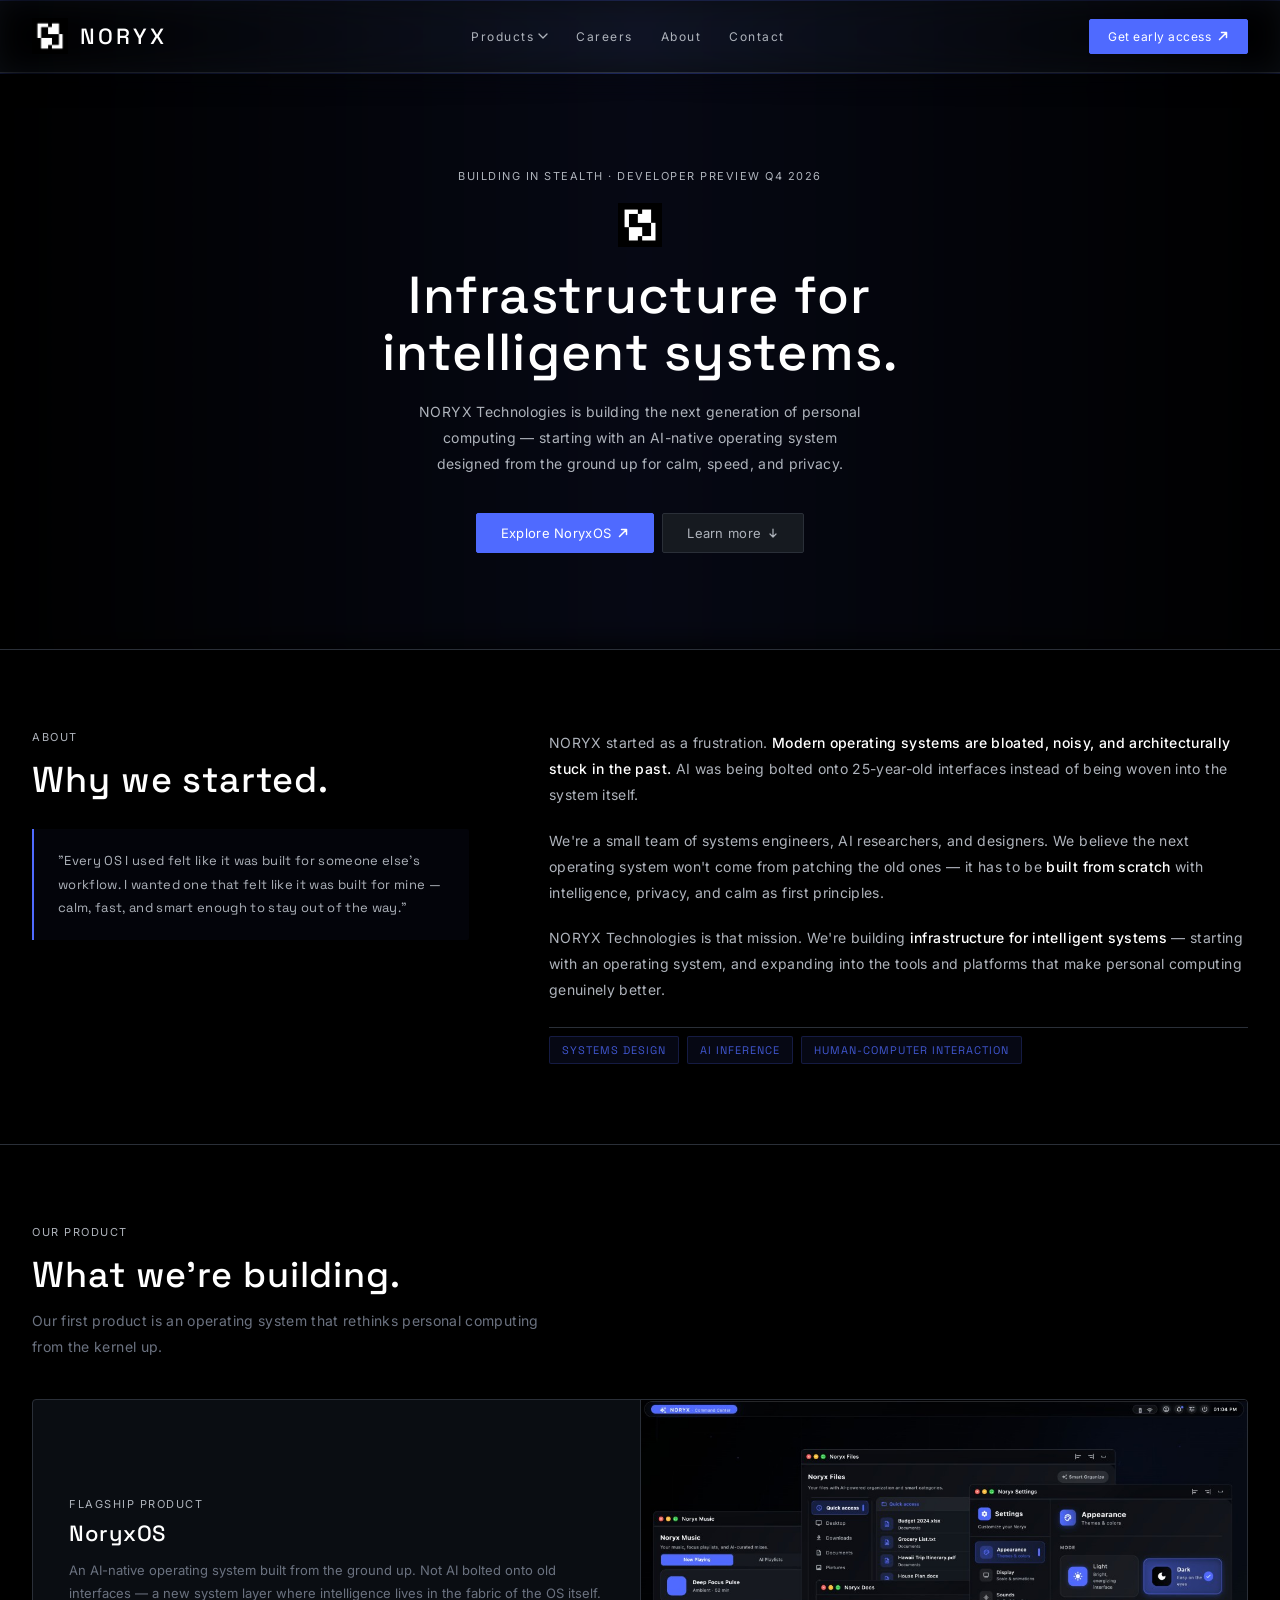
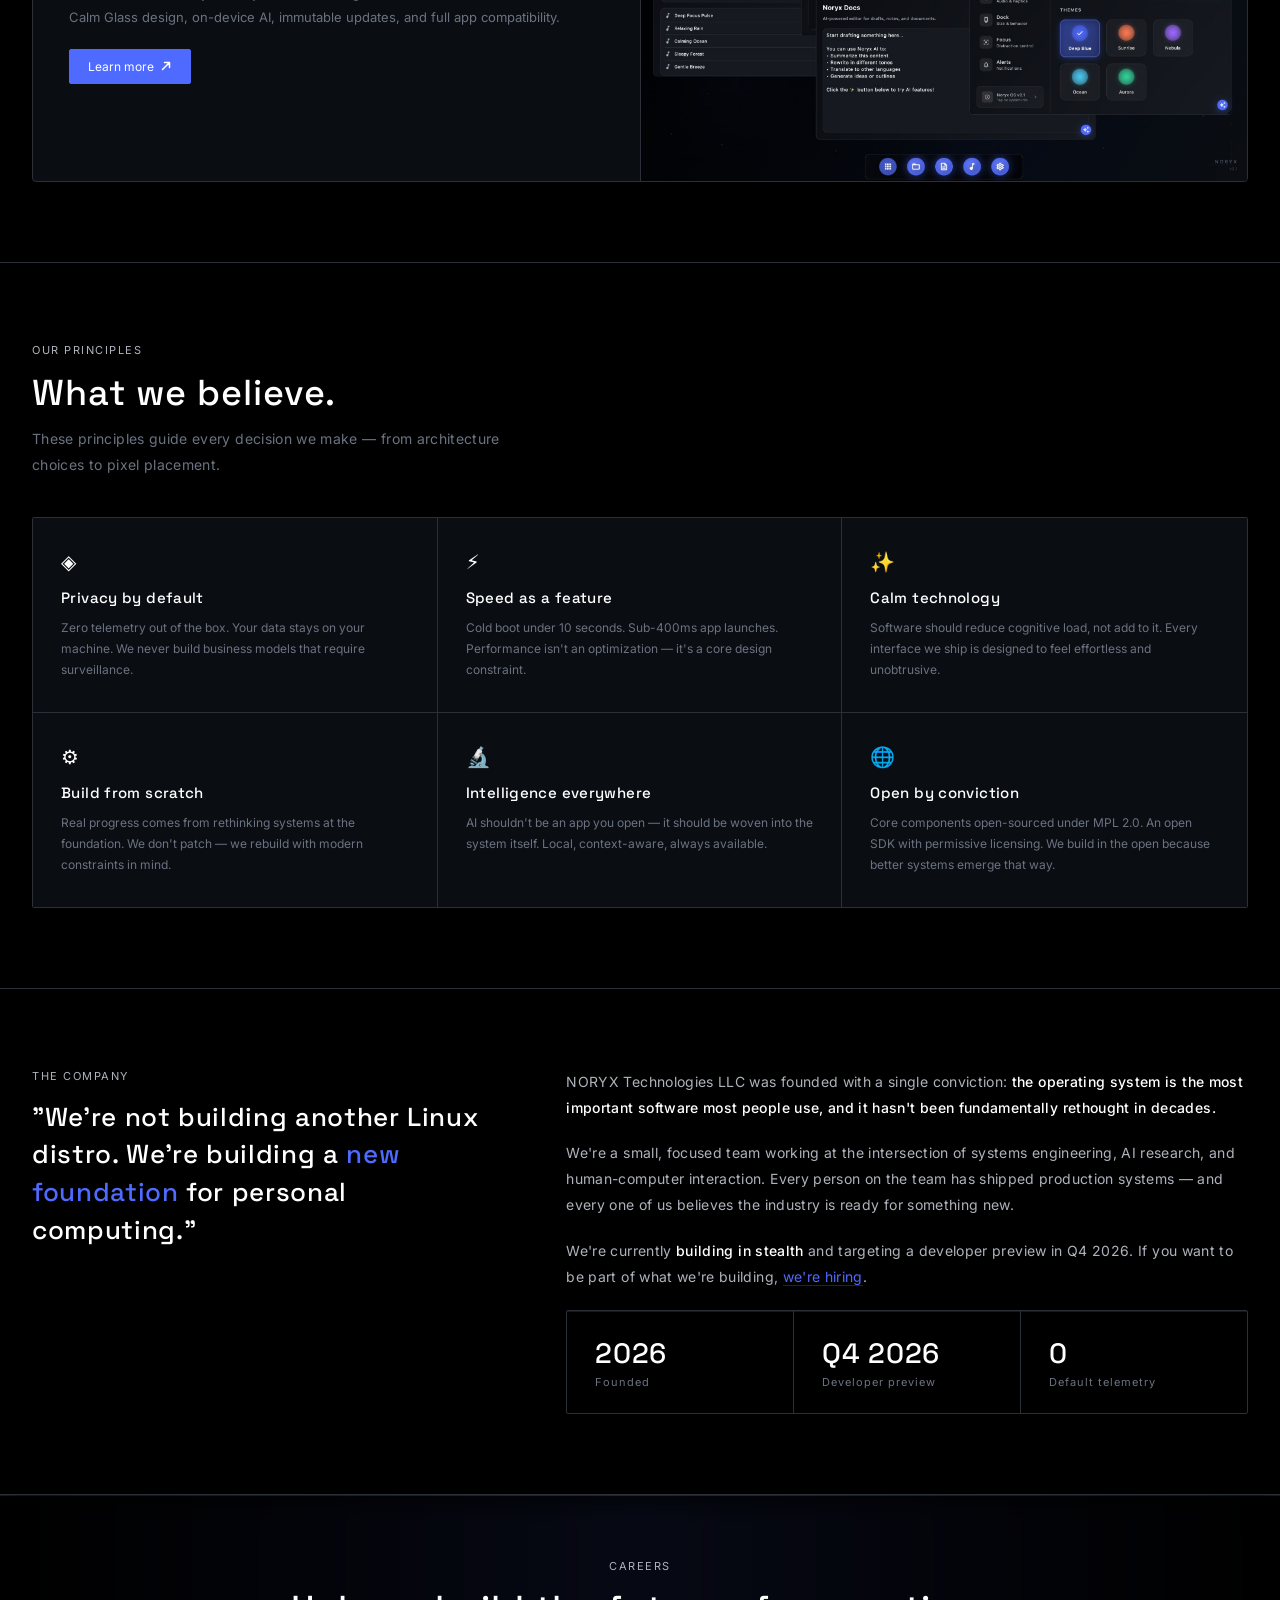
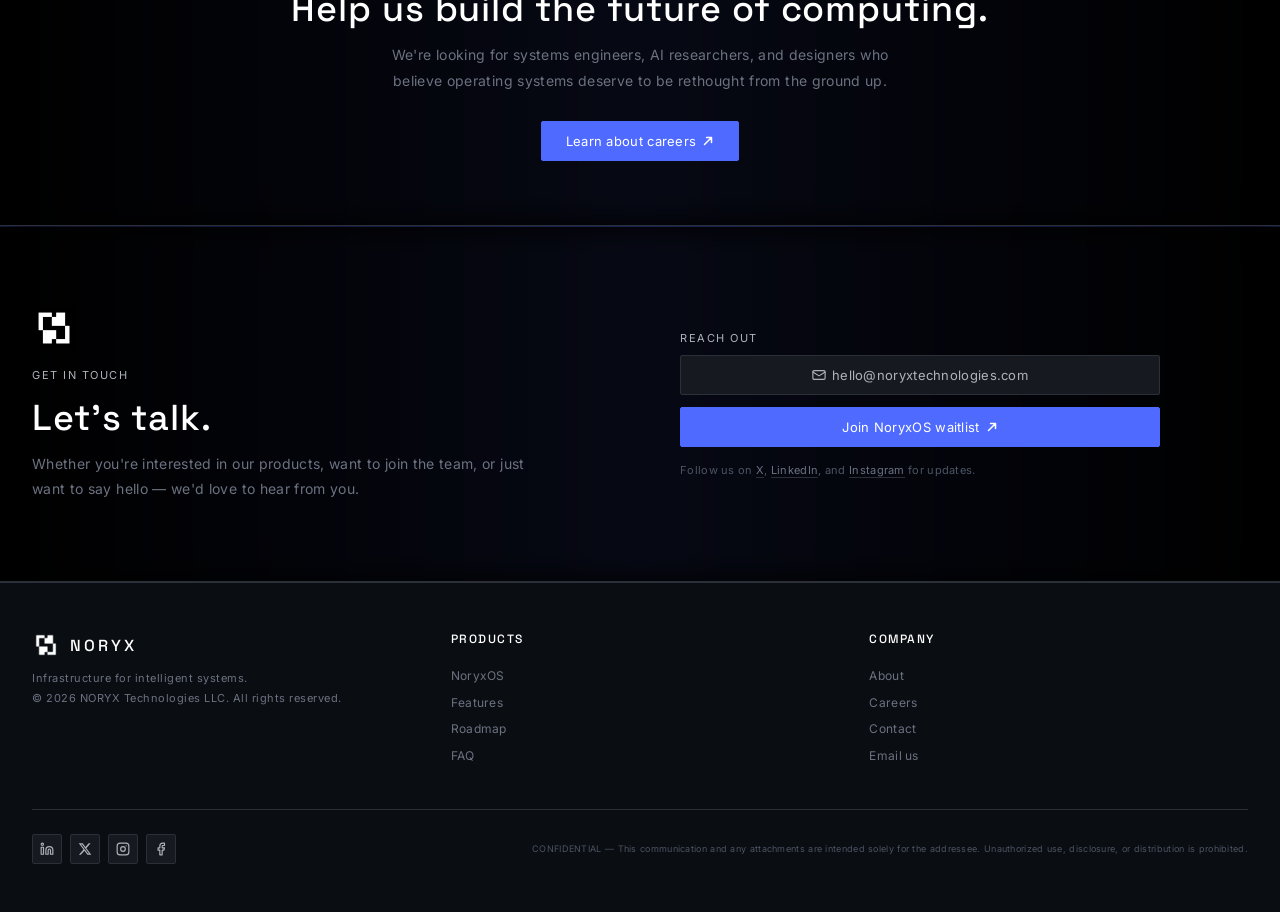
<file: index.html>
<!DOCTYPE html>
<html lang="en">
<head>
  <meta charset="UTF-8">
  <meta name="viewport" content="width=device-width, initial-scale=1.0">
  <title>NORYX | Infrastructure for Intelligent Systems</title>
  <meta name="description" content="NORYX Technologies is building the next generation of intelligent computing — an AI-native operating system designed from the ground up for calm, speed, and privacy.">
  <link rel="canonical" href="https://noryxtechnologies.com/">
  <link rel="icon" href="logo.jpg" type="image/jpeg">

  <!-- Open Graph -->
  <meta property="og:type" content="website">
  <meta property="og:url" content="https://noryxtechnologies.com/">
  <meta property="og:title" content="NORYX — Infrastructure for intelligent systems">
  <meta property="og:description" content="NORYX Technologies is building the next generation of intelligent computing — an AI-native operating system designed from the ground up.">
  <meta property="og:image" content="https://noryxtechnologies.com/og-image.png">

  <!-- Twitter / X -->
  <meta name="twitter:card" content="summary_large_image">
  <meta name="twitter:site" content="@buildnoryx">
  <meta name="twitter:title" content="NORYX — Infrastructure for intelligent systems">
  <meta name="twitter:description" content="NORYX Technologies is building the next generation of intelligent computing — an AI-native operating system designed from the ground up.">
  <meta name="twitter:image" content="https://noryxtechnologies.com/og-image.png">

  <link rel="preconnect" href="https://fonts.googleapis.com">
  <link rel="preconnect" href="https://fonts.gstatic.com" crossorigin>
  <link href="https://fonts.googleapis.com/css2?family=Space+Grotesk:wght@400;500;600&family=Inter:wght@300;400;500&display=swap" rel="stylesheet">
  <link rel="stylesheet" href="styles.css">

  <!-- Structured Data -->
  <script type="application/ld+json">
  {
    "@context": "https://schema.org",
    "@type": "Organization",
    "name": "NORYX Technologies",
    "url": "https://noryxtechnologies.com",
    "description": "Building an AI-native operating system designed from the ground up.",
    "email": "hello@noryxtechnologies.com",
    "sameAs": [
      "https://www.linkedin.com/company/noryx-technologies",
      "https://x.com/buildnoryx",
      "https://instagram.com/buildnoryx",
      "https://www.facebook.com/profile.php?id=61582217492984"
    ]
  }
  </script>
</head>

<body>
  <a href="#main" class="skip-link">Skip to content</a>
  <div id="progress" role="progressbar" aria-label="Scroll progress"></div>

  <!-- Mobile menu -->
  <nav class="mobile-menu" id="mobile-menu" aria-hidden="true" aria-label="Mobile navigation">
    <span class="mobile-menu-label">Products</span>
    <a href="noryxos.html">NoryxOS</a>
    <a href="careers.html">Careers</a>
    <a href="#about">About</a>
    <a href="#contact">Contact</a>
  </nav>

  <!-- Nav -->
  <header class="nav-shell">
    <div class="wrap">
      <nav class="nav-inner" aria-label="Main navigation">
        <a href="/" class="nav-brand" aria-label="NORYX — Home">
          <img src="logo.jpg" class="nav-logo" alt="" width="36" height="36">
          <span class="wordmark nav-wordmark">NORYX</span>
        </a>
        <div class="nav-links" role="list">
          <div class="nav-dropdown" role="listitem">
            <button class="nav-dropdown-toggle" aria-haspopup="true" aria-expanded="false">
              Products
              <svg viewBox="0 0 10 6" fill="none" aria-hidden="true"><path d="M1 1l4 4 4-4" stroke="currentColor" stroke-width="1.3" stroke-linecap="round" stroke-linejoin="round"/></svg>
            </button>
            <div class="nav-dropdown-menu" role="menu">
              <a href="noryxos.html" role="menuitem">NoryxOS</a>
            </div>
          </div>
          <a href="careers.html" role="listitem">Careers</a>
          <a href="#about" role="listitem">About</a>
          <a href="#contact" role="listitem">Contact</a>
        </div>
        <a href="noryxos.html#waitlist" class="btn btn-primary nav-cta">
          Get early access
          <svg viewBox="0 0 12 12" fill="none" aria-hidden="true">
            <path d="M2.5 9.5L9.5 2.5M9.5 2.5H4.5M9.5 2.5V7.5" stroke="currentColor" stroke-width="1.5" stroke-linecap="round" stroke-linejoin="round"/>
          </svg>
        </a>
        <button class="hamburger" id="hamburger" aria-label="Toggle menu" aria-expanded="false" aria-controls="mobile-menu">
          <span></span><span></span><span></span>
        </button>
      </nav>
    </div>
  </header>

  <main id="main">
    <!-- Hero -->
    <section class="hero" aria-labelledby="hero-heading">
      <div class="hero-glow" aria-hidden="true"></div>
      <div class="hero-center">
        <div class="hero-eyebrow fade-in d1">BUILDING IN STEALTH &middot; DEVELOPER PREVIEW Q4 2026</div>
        <img src="logo.jpg" class="hero-logo fade-in d2" alt="NORYX symbol" width="44" height="44">
        <h1 id="hero-heading" class="fade-in d3">Infrastructure for<br>intelligent systems.</h1>
        <p class="hero-sub fade-in d4">NORYX Technologies is building the next generation of personal computing &mdash; starting with an AI-native operating system designed from the ground up for calm, speed, and privacy.</p>
        <div class="hero-actions fade-in d5">
          <a href="noryxos.html" class="btn btn-primary btn-lg">
            Explore NoryxOS
            <svg viewBox="0 0 12 12" fill="none" aria-hidden="true">
              <path d="M2.5 9.5L9.5 2.5M9.5 2.5H4.5M9.5 2.5V7.5" stroke="currentColor" stroke-width="1.5" stroke-linecap="round" stroke-linejoin="round"/>
            </svg>
          </a>
          <a href="#about" class="btn btn-lg">
            Learn more
            <svg viewBox="0 0 12 12" fill="none" aria-hidden="true">
              <path d="M6 2v8M6 10L3 7M6 10l3-3" stroke="currentColor" stroke-width="1.2" stroke-linecap="round" stroke-linejoin="round"/>
            </svg>
          </a>
        </div>
      </div>
    </section>

    <!-- About -->
    <section id="about" aria-labelledby="about-heading">
      <div class="section-wrap">
        <div class="about-grid">
          <div class="reveal">
            <div class="section-label">About</div>
            <h2 id="about-heading">Why we started.</h2>
            <blockquote class="about-quote">"Every OS I used felt like it was built for someone else's workflow. I wanted one that felt like it was built for mine &mdash; calm, fast, and smart enough to stay out of the way."</blockquote>
          </div>
          <div class="about-right reveal">
            <p class="about-para">NORYX started as a frustration. <strong>Modern operating systems are bloated, noisy, and architecturally stuck in the past.</strong> AI was being bolted onto 25-year-old interfaces instead of being woven into the system itself.</p>
            <p class="about-para">We're a small team of systems engineers, AI researchers, and designers. We believe the next operating system won't come from patching the old ones &mdash; it has to be <strong>built from scratch</strong> with intelligence, privacy, and calm as first principles.</p>
            <p class="about-para">NORYX Technologies is that mission. We're building <strong>infrastructure for intelligent systems</strong> &mdash; starting with an operating system, and expanding into the tools and platforms that make personal computing genuinely better.</p>
            <div class="about-pillars">
              <div class="about-pillar"><div class="about-pillar-label">Systems design</div></div>
              <div class="about-pillar"><div class="about-pillar-label">AI inference</div></div>
              <div class="about-pillar"><div class="about-pillar-label">Human-computer interaction</div></div>
            </div>
          </div>
        </div>
      </div>
    </section>

    <!-- Product: NoryxOS -->
    <section id="product" aria-labelledby="product-heading">
      <div class="section-wrap">
        <div class="reveal">
          <div class="section-label">Our Product</div>
          <h2 id="product-heading">What we're building.</h2>
          <p class="section-sub">Our first product is an operating system that rethinks personal computing from the kernel up.</p>
        </div>
        <a href="noryxos.html" style="text-decoration:none; color:inherit; display:block;">
          <div class="product-card reveal">
            <div class="product-card-body">
              <div class="section-label" style="margin-bottom:8px;">Flagship Product</div>
              <h3>NoryxOS</h3>
              <p>An AI-native operating system built from the ground up. Not AI bolted onto old interfaces &mdash; a new system layer where intelligence lives in the fabric of the OS itself. Calm Glass design, on-device AI, immutable updates, and full app compatibility.</p>
              <div>
                <span class="btn btn-primary" style="padding:9px 18px;">
                  Learn more
                  <svg viewBox="0 0 12 12" fill="none" aria-hidden="true" style="width:12px;height:12px;">
                    <path d="M2.5 9.5L9.5 2.5M9.5 2.5H4.5M9.5 2.5V7.5" stroke="currentColor" stroke-width="1.5" stroke-linecap="round" stroke-linejoin="round"/>
                  </svg>
                </span>
              </div>
            </div>
            <div class="product-card-image">
              <img src="hero.png" alt="NoryxOS desktop interface" width="1024" height="640" loading="lazy">
            </div>
          </div>
        </a>
      </div>
    </section>

    <!-- Values -->
    <section id="values" aria-labelledby="values-heading">
      <div class="section-wrap">
        <div class="reveal">
          <div class="section-label">Our Principles</div>
          <h2 id="values-heading">What we believe.</h2>
          <p class="section-sub">These principles guide every decision we make &mdash; from architecture choices to pixel placement.</p>
        </div>
        <div class="values-grid reveal">
          <div class="value-card">
            <div class="value-icon" aria-hidden="true">&#9672;</div>
            <h3>Privacy by default</h3>
            <p>Zero telemetry out of the box. Your data stays on your machine. We never build business models that require surveillance.</p>
          </div>
          <div class="value-card">
            <div class="value-icon" aria-hidden="true">&#9889;</div>
            <h3>Speed as a feature</h3>
            <p>Cold boot under 10 seconds. Sub-400ms app launches. Performance isn't an optimization &mdash; it's a core design constraint.</p>
          </div>
          <div class="value-card">
            <div class="value-icon" aria-hidden="true">&#10024;</div>
            <h3>Calm technology</h3>
            <p>Software should reduce cognitive load, not add to it. Every interface we ship is designed to feel effortless and unobtrusive.</p>
          </div>
          <div class="value-card">
            <div class="value-icon" aria-hidden="true">&#9881;</div>
            <h3>Build from scratch</h3>
            <p>Real progress comes from rethinking systems at the foundation. We don't patch &mdash; we rebuild with modern constraints in mind.</p>
          </div>
          <div class="value-card">
            <div class="value-icon" aria-hidden="true">&#128300;</div>
            <h3>Intelligence everywhere</h3>
            <p>AI shouldn't be an app you open &mdash; it should be woven into the system itself. Local, context-aware, always available.</p>
          </div>
          <div class="value-card">
            <div class="value-icon" aria-hidden="true">&#127760;</div>
            <h3>Open by conviction</h3>
            <p>Core components open-sourced under MPL 2.0. An open SDK with permissive licensing. We build in the open because better systems emerge that way.</p>
          </div>
        </div>
      </div>
    </section>

    <!-- Company Stats -->
    <section id="company" aria-labelledby="company-heading">
      <div class="section-wrap">
        <div class="philosophy-grid">
          <div class="reveal">
            <div class="section-label">The Company</div>
            <h2 id="company-heading" class="philosophy-quote">"We're not building another Linux distro. We're building a <span class="accent-text">new foundation</span> for personal computing."</h2>
          </div>
          <div class="philosophy-body reveal">
            <p class="philosophy-para">NORYX Technologies LLC was founded with a single conviction: <strong>the operating system is the most important software most people use, and it hasn't been fundamentally rethought in decades.</strong></p>
            <p class="philosophy-para">We're a small, focused team working at the intersection of systems engineering, AI research, and human-computer interaction. Every person on the team has shipped production systems &mdash; and every one of us believes the industry is ready for something new.</p>
            <p class="philosophy-para">We're currently <strong>building in stealth</strong> and targeting a developer preview in Q4 2026. If you want to be part of what we're building, <a href="careers.html" style="color:var(--accent); border-bottom: 1px solid rgba(79,106,255,0.3);">we're hiring</a>.</p>
            <div class="stats-row">
              <div class="stat">
                <div class="stat-value">2026</div>
                <div class="stat-label">Founded</div>
              </div>
              <div class="stat">
                <div class="stat-value">Q4 2026</div>
                <div class="stat-label">Developer preview</div>
              </div>
              <div class="stat">
                <div class="stat-value">0</div>
                <div class="stat-label">Default telemetry</div>
              </div>
            </div>
          </div>
        </div>
      </div>
    </section>

    <!-- Careers CTA -->
    <section class="cta-banner" id="join" aria-labelledby="join-heading">
      <div class="cta-banner-glow" aria-hidden="true"></div>
      <div class="cta-banner-inner reveal">
        <div class="section-label">Careers</div>
        <h2 id="join-heading">Help us build the future of computing.</h2>
        <p class="section-sub" style="text-align:center;">We're looking for systems engineers, AI researchers, and designers who believe operating systems deserve to be rethought from the ground up.</p>
        <a href="careers.html" class="btn btn-primary btn-lg">
          Learn about careers
          <svg viewBox="0 0 12 12" fill="none" aria-hidden="true">
            <path d="M2.5 9.5L9.5 2.5M9.5 2.5H4.5M9.5 2.5V7.5" stroke="currentColor" stroke-width="1.5" stroke-linecap="round" stroke-linejoin="round"/>
          </svg>
        </a>
      </div>
    </section>

    <!-- Contact -->
    <section class="waitlist-section" id="contact" aria-labelledby="contact-heading">
      <div class="waitlist-glow" aria-hidden="true"></div>
      <div class="section-wrap">
        <div class="waitlist-inner">
          <div class="reveal">
            <img src="logo.jpg" class="waitlist-logo" alt="" width="44" height="44">
            <div class="section-label">Get in touch</div>
            <h2 id="contact-heading">Let's talk.</h2>
            <p class="section-sub">Whether you're interested in our products, want to join the team, or just want to say hello &mdash; we'd love to hear from you.</p>
          </div>
          <div class="reveal">
            <div class="form-label">Reach out</div>
            <div style="display:flex; flex-direction:column; gap:12px; max-width:480px;">
              <a href="mailto:hello@noryxtechnologies.com" class="btn btn-lg" style="justify-content:center;">
                <svg viewBox="0 0 16 16" fill="none" style="width:14px;height:14px;" aria-hidden="true">
                  <rect x="1" y="3" width="14" height="10" rx="1.5" stroke="currentColor" stroke-width="1.3"/>
                  <path d="M1 4.5l7 4.5 7-4.5" stroke="currentColor" stroke-width="1.3" stroke-linecap="round" stroke-linejoin="round"/>
                </svg>
                hello@noryxtechnologies.com
              </a>
              <a href="noryxos.html#waitlist" class="btn btn-primary btn-lg" style="justify-content:center;">
                Join NoryxOS waitlist
                <svg viewBox="0 0 12 12" fill="none" aria-hidden="true">
                  <path d="M2.5 9.5L9.5 2.5M9.5 2.5H4.5M9.5 2.5V7.5" stroke="currentColor" stroke-width="1.5" stroke-linecap="round" stroke-linejoin="round"/>
                </svg>
              </a>
            </div>
            <p class="form-note" style="max-width:480px; margin-top:16px;">
              Follow us on <a href="https://x.com/buildnoryx" target="_blank" rel="noopener noreferrer">X</a>,
              <a href="https://www.linkedin.com/company/noryx-technologies" target="_blank" rel="noopener noreferrer">LinkedIn</a>, and
              <a href="https://instagram.com/buildnoryx" target="_blank" rel="noopener noreferrer">Instagram</a> for updates.
            </p>
          </div>
        </div>
      </div>
    </section>
  </main>

  <!-- Back to top -->
  <button id="back-to-top" aria-label="Back to top">
    <svg viewBox="0 0 14 14" fill="none" aria-hidden="true">
      <path d="M7 11V3M3 7l4-4 4 4" stroke-width="1.4" stroke-linecap="round" stroke-linejoin="round"/>
    </svg>
  </button>

  <!-- Footer -->
  <footer>
    <div class="footer-inner">
      <div class="footer-brand">
        <div class="footer-brand-row">
          <img src="logo.jpg" class="footer-logo" alt="" width="28" height="28">
          <div class="wordmark footer-wordmark">NORYX</div>
        </div>
        <div class="footer-tagline">Infrastructure for intelligent systems.<br>&copy; 2026 NORYX Technologies LLC. All rights reserved.</div>
      </div>
      <div class="footer-col">
        <h4>Products</h4>
        <a href="noryxos.html">NoryxOS</a>
        <a href="noryxos.html#features">Features</a>
        <a href="noryxos.html#roadmap">Roadmap</a>
        <a href="noryxos.html#faq">FAQ</a>
      </div>
      <div class="footer-col">
        <h4>Company</h4>
        <a href="#about">About</a>
        <a href="careers.html">Careers</a>
        <a href="#contact">Contact</a>
        <a href="mailto:hello@noryxtechnologies.com">Email us</a>
      </div>
      <div class="footer-bottom">
        <nav class="footer-socials" aria-label="Social links">
          <a href="https://www.linkedin.com/company/noryx-technologies" target="_blank" rel="noopener noreferrer" class="social-btn" aria-label="LinkedIn">
            <svg viewBox="0 0 24 24" fill="none" aria-hidden="true">
              <path d="M16 8a6 6 0 0 1 6 6v7h-4v-7a2 2 0 0 0-4 0v7h-4v-7a6 6 0 0 1 6-6z" stroke="currentColor" stroke-width="2" stroke-linecap="round" stroke-linejoin="round"/>
              <rect x="2" y="9" width="4" height="12" stroke="currentColor" stroke-width="2" stroke-linecap="round" stroke-linejoin="round"/>
              <circle cx="4" cy="4" r="2" stroke="currentColor" stroke-width="2"/>
            </svg>
          </a>
          <a href="https://x.com/buildnoryx" target="_blank" rel="noopener noreferrer" class="social-btn" aria-label="X (Twitter)">
            <svg viewBox="0 0 24 24" fill="currentColor" aria-hidden="true">
              <path d="M18.244 2.25h3.308l-7.227 8.26 8.502 11.24H16.17l-5.214-6.817L4.99 21.75H1.68l7.73-8.835L1.254 2.25H8.08l4.713 6.231zm-1.161 17.52h1.833L7.084 4.126H5.117z"/>
            </svg>
          </a>
          <a href="https://instagram.com/buildnoryx" target="_blank" rel="noopener noreferrer" class="social-btn" aria-label="Instagram">
            <svg viewBox="0 0 24 24" fill="none" aria-hidden="true">
              <rect x="2" y="2" width="20" height="20" rx="5" stroke="currentColor" stroke-width="2"/>
              <circle cx="12" cy="12" r="4" stroke="currentColor" stroke-width="2"/>
              <rect x="16.5" y="5.5" width="2" height="2" rx="1" fill="currentColor"/>
            </svg>
          </a>
          <a href="https://www.facebook.com/profile.php?id=61582217492984" target="_blank" rel="noopener noreferrer" class="social-btn" aria-label="Facebook">
            <svg viewBox="0 0 24 24" fill="none" aria-hidden="true">
              <path d="M18 2h-3a5 5 0 0 0-5 5v3H7v4h3v8h4v-8h3l1-4h-4V7a1 1 0 0 1 1-1h3z" stroke="currentColor" stroke-width="2" stroke-linecap="round" stroke-linejoin="round"/>
            </svg>
          </a>
        </nav>
        <div class="footer-legal">
          CONFIDENTIAL &mdash; This communication and any attachments are intended solely for the addressee. Unauthorized use, disclosure, or distribution is prohibited.
        </div>
      </div>
    </div>
  </footer>

  <script>
    (function () {
      'use strict';

      const $ = (s, c) => (c || document).querySelector(s);
      const $$ = (s, c) => [...(c || document).querySelectorAll(s)];

      const progress = $('#progress');
      const backBtn = $('#back-to-top');

      function onScroll() {
        const y = window.scrollY;
        const h = document.documentElement.scrollHeight - window.innerHeight;
        progress.style.width = h > 0 ? (y / h * 100) + '%' : '0%';
        backBtn.classList.toggle('visible', y > 400);
      }
      window.addEventListener('scroll', onScroll, { passive: true });

      backBtn.addEventListener('click', () => {
        window.scrollTo({ top: 0, behavior: 'smooth' });
      });

      const hamburger = $('#hamburger');
      const mobileMenu = $('#mobile-menu');

      hamburger.addEventListener('click', () => {
        const open = hamburger.getAttribute('aria-expanded') === 'true';
        hamburger.setAttribute('aria-expanded', !open);
        mobileMenu.setAttribute('aria-hidden', open);
      });

      $$('a', mobileMenu).forEach(link => {
        link.addEventListener('click', () => {
          hamburger.setAttribute('aria-expanded', 'false');
          mobileMenu.setAttribute('aria-hidden', 'true');
        });
      });

      document.addEventListener('click', (e) => {
        if (!mobileMenu.contains(e.target) && !hamburger.contains(e.target)) {
          hamburger.setAttribute('aria-expanded', 'false');
          mobileMenu.setAttribute('aria-hidden', 'true');
        }
      });

      if ('IntersectionObserver' in window) {
        const obs = new IntersectionObserver((entries) => {
          entries.forEach(entry => {
            if (entry.isIntersecting) {
              entry.target.classList.add('visible');
              obs.unobserve(entry.target);
            }
          });
        }, { threshold: 0.05, rootMargin: '0px 0px -40px 0px' });

        $$('.reveal').forEach((el, i) => {
          el.style.transitionDelay = (i % 4) * 70 + 'ms';
          obs.observe(el);
        });
      } else {
        $$('.reveal').forEach(el => el.classList.add('visible'));
      }
    })();
  </script>
</body>
</html>
</file>
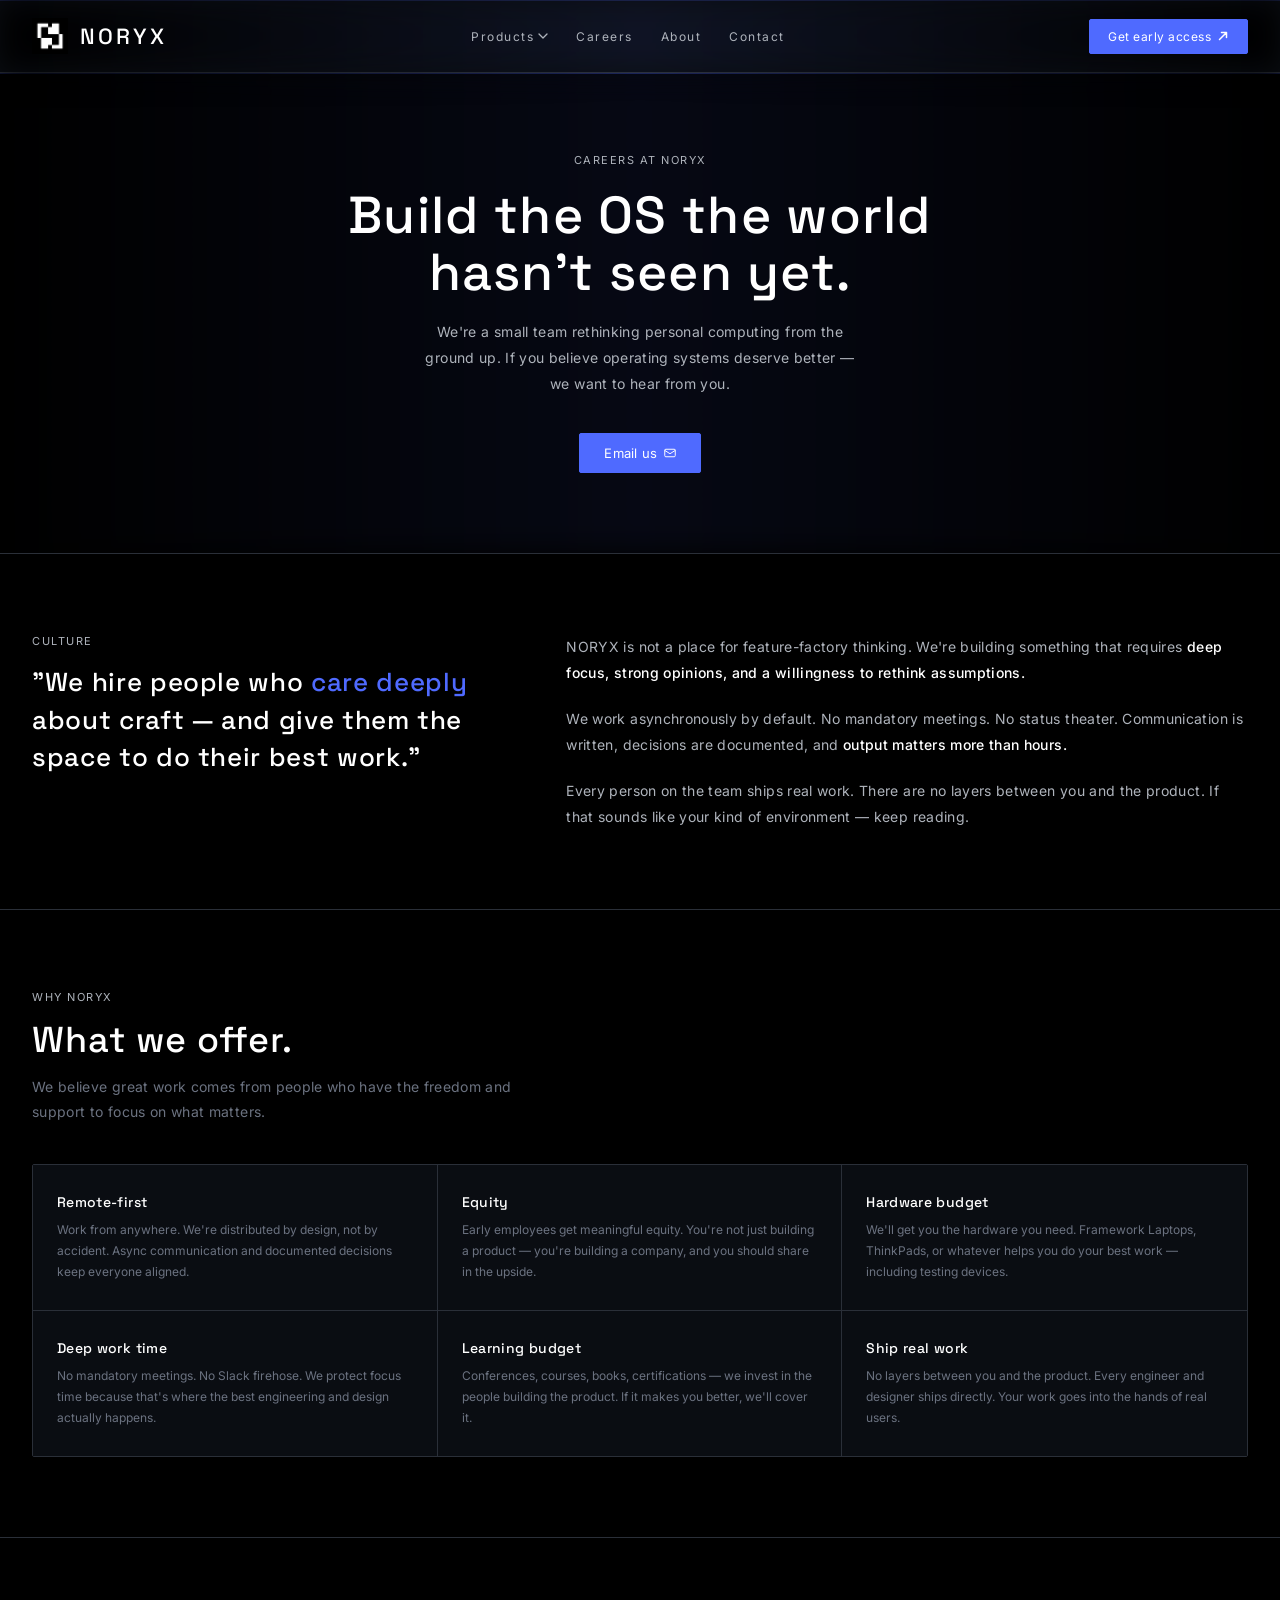
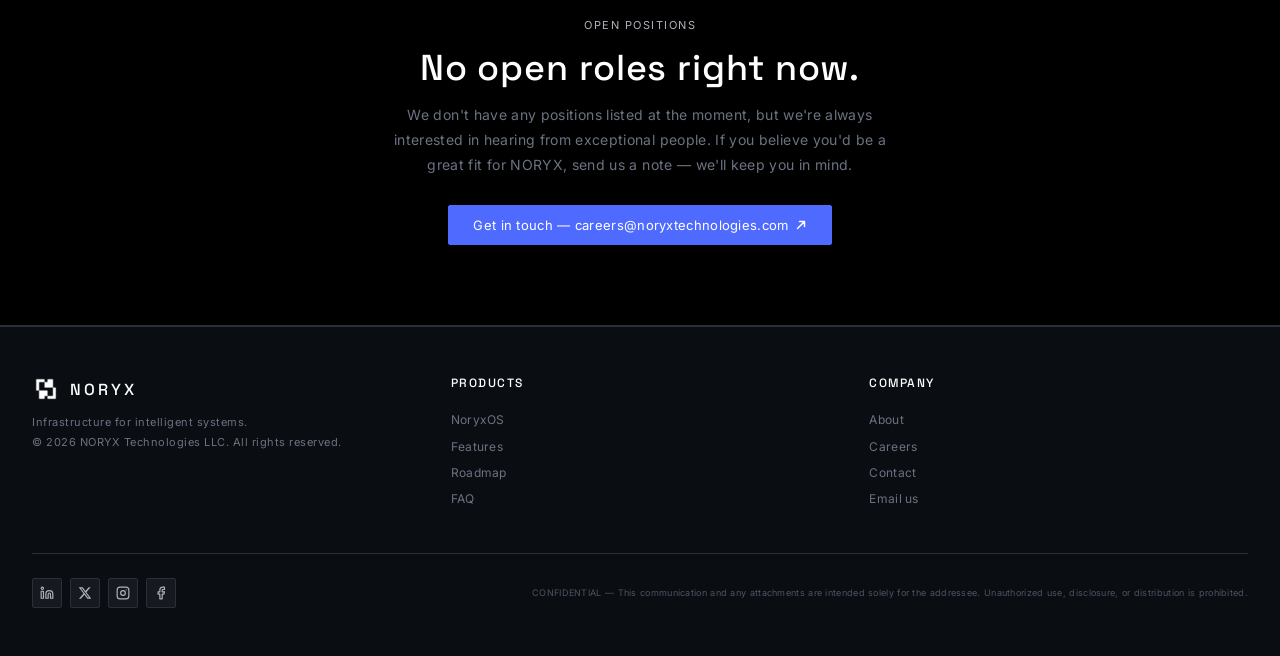
<file: careers.html>
<!DOCTYPE html>
<html lang="en">
<head>
  <meta charset="UTF-8">
  <meta name="viewport" content="width=device-width, initial-scale=1.0">
  <title>Careers | NORYX Technologies</title>
  <meta name="description" content="Join NORYX Technologies and help build the next generation of intelligent computing. We're hiring systems engineers, AI researchers, and designers.">
  <link rel="canonical" href="https://noryxtechnologies.com/careers.html">
  <link rel="icon" href="logo.jpg" type="image/jpeg">

  <!-- Open Graph -->
  <meta property="og:type" content="website">
  <meta property="og:url" content="https://noryxtechnologies.com/careers.html">
  <meta property="og:title" content="Careers at NORYX Technologies">
  <meta property="og:description" content="Join NORYX Technologies and help build the next generation of intelligent computing.">
  <meta property="og:image" content="https://noryxtechnologies.com/og-image.png">

  <!-- Twitter / X -->
  <meta name="twitter:card" content="summary_large_image">
  <meta name="twitter:site" content="@buildnoryx">
  <meta name="twitter:title" content="Careers at NORYX Technologies">
  <meta name="twitter:description" content="Join NORYX Technologies and help build the next generation of intelligent computing.">
  <meta name="twitter:image" content="https://noryxtechnologies.com/og-image.png">

  <link rel="preconnect" href="https://fonts.googleapis.com">
  <link rel="preconnect" href="https://fonts.gstatic.com" crossorigin>
  <link href="https://fonts.googleapis.com/css2?family=Space+Grotesk:wght@400;500;600&family=Inter:wght@300;400;500&display=swap" rel="stylesheet">
  <link rel="stylesheet" href="styles.css">
</head>

<body>
  <a href="#main" class="skip-link">Skip to content</a>
  <div id="progress" role="progressbar" aria-label="Scroll progress"></div>

  <!-- Mobile menu -->
  <nav class="mobile-menu" id="mobile-menu" aria-hidden="true" aria-label="Mobile navigation">
    <span class="mobile-menu-label">Products</span>
    <a href="noryxos.html">NoryxOS</a>
    <a href="careers.html">Careers</a>
    <a href="index.html#about">About</a>
    <a href="index.html#contact">Contact</a>
  </nav>

  <!-- Nav -->
  <header class="nav-shell">
    <div class="wrap">
      <nav class="nav-inner" aria-label="Main navigation">
        <a href="/" class="nav-brand" aria-label="NORYX — Home">
          <img src="logo.jpg" class="nav-logo" alt="" width="36" height="36">
          <span class="wordmark nav-wordmark">NORYX</span>
        </a>
        <div class="nav-links" role="list">
          <div class="nav-dropdown" role="listitem">
            <button class="nav-dropdown-toggle" aria-haspopup="true" aria-expanded="false">
              Products
              <svg viewBox="0 0 10 6" fill="none" aria-hidden="true"><path d="M1 1l4 4 4-4" stroke="currentColor" stroke-width="1.3" stroke-linecap="round" stroke-linejoin="round"/></svg>
            </button>
            <div class="nav-dropdown-menu" role="menu">
              <a href="noryxos.html" role="menuitem">NoryxOS</a>
            </div>
          </div>
          <a href="careers.html" role="listitem">Careers</a>
          <a href="index.html#about" role="listitem">About</a>
          <a href="index.html#contact" role="listitem">Contact</a>
        </div>
        <a href="noryxos.html#waitlist" class="btn btn-primary nav-cta">
          Get early access
          <svg viewBox="0 0 12 12" fill="none" aria-hidden="true">
            <path d="M2.5 9.5L9.5 2.5M9.5 2.5H4.5M9.5 2.5V7.5" stroke="currentColor" stroke-width="1.5" stroke-linecap="round" stroke-linejoin="round"/>
          </svg>
        </a>
        <button class="hamburger" id="hamburger" aria-label="Toggle menu" aria-expanded="false" aria-controls="mobile-menu">
          <span></span><span></span><span></span>
        </button>
      </nav>
    </div>
  </header>

  <main id="main">
    <!-- Hero -->
    <section class="hero" aria-labelledby="careers-heading" style="padding: 80px var(--px);">
      <div class="hero-glow" aria-hidden="true"></div>
      <div class="hero-center">
        <div class="hero-eyebrow fade-in d1">CAREERS AT NORYX</div>
        <h1 id="careers-heading" class="fade-in d2">Build the OS the world<br>hasn't seen yet.</h1>
        <p class="hero-sub fade-in d3">We're a small team rethinking personal computing from the ground up. If you believe operating systems deserve better &mdash; we want to hear from you.</p>
        <div class="hero-actions fade-in d4">
          <a href="mailto:careers@noryxtechnologies.com" class="btn btn-primary btn-lg">
            Email us
            <svg viewBox="0 0 16 16" fill="none" style="width:12px;height:12px;" aria-hidden="true">
              <rect x="1" y="3" width="14" height="10" rx="1.5" stroke="currentColor" stroke-width="1.3"/>
              <path d="M1 4.5l7 4.5 7-4.5" stroke="currentColor" stroke-width="1.3" stroke-linecap="round" stroke-linejoin="round"/>
            </svg>
          </a>
        </div>
      </div>
    </section>

    <!-- Culture -->
    <section id="culture" aria-labelledby="culture-heading">
      <div class="section-wrap">
        <div class="philosophy-grid">
          <div class="reveal">
            <div class="section-label">Culture</div>
            <h2 id="culture-heading" class="philosophy-quote">"We hire people who <span class="accent-text">care deeply</span> about craft &mdash; and give them the space to do their best work."</h2>
          </div>
          <div class="philosophy-body reveal">
            <p class="philosophy-para">NORYX is not a place for feature-factory thinking. We're building something that requires <strong>deep focus, strong opinions, and a willingness to rethink assumptions.</strong></p>
            <p class="philosophy-para">We work asynchronously by default. No mandatory meetings. No status theater. Communication is written, decisions are documented, and <strong>output matters more than hours.</strong></p>
            <p class="philosophy-para">Every person on the team ships real work. There are no layers between you and the product. If that sounds like your kind of environment &mdash; keep reading.</p>
          </div>
        </div>
      </div>
    </section>

    <!-- Benefits -->
    <section id="benefits" aria-labelledby="benefits-heading">
      <div class="section-wrap">
        <div class="reveal">
          <div class="section-label">Why NORYX</div>
          <h2 id="benefits-heading">What we offer.</h2>
          <p class="section-sub">We believe great work comes from people who have the freedom and support to focus on what matters.</p>
        </div>
        <div class="benefits-grid reveal">
          <div class="benefit-card">
            <h3>Remote-first</h3>
            <p>Work from anywhere. We're distributed by design, not by accident. Async communication and documented decisions keep everyone aligned.</p>
          </div>
          <div class="benefit-card">
            <h3>Equity</h3>
            <p>Early employees get meaningful equity. You're not just building a product &mdash; you're building a company, and you should share in the upside.</p>
          </div>
          <div class="benefit-card">
            <h3>Hardware budget</h3>
            <p>We'll get you the hardware you need. Framework Laptops, ThinkPads, or whatever helps you do your best work &mdash; including testing devices.</p>
          </div>
          <div class="benefit-card">
            <h3>Deep work time</h3>
            <p>No mandatory meetings. No Slack firehose. We protect focus time because that's where the best engineering and design actually happens.</p>
          </div>
          <div class="benefit-card">
            <h3>Learning budget</h3>
            <p>Conferences, courses, books, certifications &mdash; we invest in the people building the product. If it makes you better, we'll cover it.</p>
          </div>
          <div class="benefit-card">
            <h3>Ship real work</h3>
            <p>No layers between you and the product. Every engineer and designer ships directly. Your work goes into the hands of real users.</p>
          </div>
        </div>
      </div>
    </section>

    <!-- Open Positions -->
    <section id="positions" aria-labelledby="positions-heading">
      <div class="section-wrap">
        <div class="reveal" style="text-align:center; display:flex; flex-direction:column; align-items:center;">
          <div class="section-label">Open Positions</div>
          <h2 id="positions-heading">No open roles right now.</h2>
          <p class="section-sub" style="text-align:center;">We don't have any positions listed at the moment, but we're always interested in hearing from exceptional people. If you believe you'd be a great fit for NORYX, send us a note &mdash; we'll keep you in mind.</p>
          <a href="mailto:careers@noryxtechnologies.com" class="btn btn-primary btn-lg" style="margin-top:28px;">
            Get in touch &mdash; careers@noryxtechnologies.com
            <svg viewBox="0 0 12 12" fill="none" aria-hidden="true">
              <path d="M2.5 9.5L9.5 2.5M9.5 2.5H4.5M9.5 2.5V7.5" stroke="currentColor" stroke-width="1.5" stroke-linecap="round" stroke-linejoin="round"/>
            </svg>
          </a>
        </div>
      </div>
    </section>
  </main>

  <!-- Back to top -->
  <button id="back-to-top" aria-label="Back to top">
    <svg viewBox="0 0 14 14" fill="none" aria-hidden="true">
      <path d="M7 11V3M3 7l4-4 4 4" stroke-width="1.4" stroke-linecap="round" stroke-linejoin="round"/>
    </svg>
  </button>

  <!-- Footer -->
  <footer>
    <div class="footer-inner">
      <div class="footer-brand">
        <div class="footer-brand-row">
          <img src="logo.jpg" class="footer-logo" alt="" width="28" height="28">
          <div class="wordmark footer-wordmark">NORYX</div>
        </div>
        <div class="footer-tagline">Infrastructure for intelligent systems.<br>&copy; 2026 NORYX Technologies LLC. All rights reserved.</div>
      </div>
      <div class="footer-col">
        <h4>Products</h4>
        <a href="noryxos.html">NoryxOS</a>
        <a href="noryxos.html#features">Features</a>
        <a href="noryxos.html#roadmap">Roadmap</a>
        <a href="noryxos.html#faq">FAQ</a>
      </div>
      <div class="footer-col">
        <h4>Company</h4>
        <a href="index.html#about">About</a>
        <a href="careers.html">Careers</a>
        <a href="index.html#contact">Contact</a>
        <a href="mailto:hello@noryxtechnologies.com">Email us</a>
      </div>
      <div class="footer-bottom">
        <nav class="footer-socials" aria-label="Social links">
          <a href="https://www.linkedin.com/company/noryx-technologies" target="_blank" rel="noopener noreferrer" class="social-btn" aria-label="LinkedIn">
            <svg viewBox="0 0 24 24" fill="none" aria-hidden="true">
              <path d="M16 8a6 6 0 0 1 6 6v7h-4v-7a2 2 0 0 0-4 0v7h-4v-7a6 6 0 0 1 6-6z" stroke="currentColor" stroke-width="2" stroke-linecap="round" stroke-linejoin="round"/>
              <rect x="2" y="9" width="4" height="12" stroke="currentColor" stroke-width="2" stroke-linecap="round" stroke-linejoin="round"/>
              <circle cx="4" cy="4" r="2" stroke="currentColor" stroke-width="2"/>
            </svg>
          </a>
          <a href="https://x.com/buildnoryx" target="_blank" rel="noopener noreferrer" class="social-btn" aria-label="X (Twitter)">
            <svg viewBox="0 0 24 24" fill="currentColor" aria-hidden="true">
              <path d="M18.244 2.25h3.308l-7.227 8.26 8.502 11.24H16.17l-5.214-6.817L4.99 21.75H1.68l7.73-8.835L1.254 2.25H8.08l4.713 6.231zm-1.161 17.52h1.833L7.084 4.126H5.117z"/>
            </svg>
          </a>
          <a href="https://instagram.com/buildnoryx" target="_blank" rel="noopener noreferrer" class="social-btn" aria-label="Instagram">
            <svg viewBox="0 0 24 24" fill="none" aria-hidden="true">
              <rect x="2" y="2" width="20" height="20" rx="5" stroke="currentColor" stroke-width="2"/>
              <circle cx="12" cy="12" r="4" stroke="currentColor" stroke-width="2"/>
              <rect x="16.5" y="5.5" width="2" height="2" rx="1" fill="currentColor"/>
            </svg>
          </a>
          <a href="https://www.facebook.com/profile.php?id=61582217492984" target="_blank" rel="noopener noreferrer" class="social-btn" aria-label="Facebook">
            <svg viewBox="0 0 24 24" fill="none" aria-hidden="true">
              <path d="M18 2h-3a5 5 0 0 0-5 5v3H7v4h3v8h4v-8h3l1-4h-4V7a1 1 0 0 1 1-1h3z" stroke="currentColor" stroke-width="2" stroke-linecap="round" stroke-linejoin="round"/>
            </svg>
          </a>
        </nav>
        <div class="footer-legal">
          CONFIDENTIAL &mdash; This communication and any attachments are intended solely for the addressee. Unauthorized use, disclosure, or distribution is prohibited.
        </div>
      </div>
    </div>
  </footer>

  <script>
    (function () {
      'use strict';

      const $ = (s, c) => (c || document).querySelector(s);
      const $$ = (s, c) => [...(c || document).querySelectorAll(s)];

      const progress = $('#progress');
      const backBtn = $('#back-to-top');

      function onScroll() {
        const y = window.scrollY;
        const h = document.documentElement.scrollHeight - window.innerHeight;
        progress.style.width = h > 0 ? (y / h * 100) + '%' : '0%';
        backBtn.classList.toggle('visible', y > 400);
      }
      window.addEventListener('scroll', onScroll, { passive: true });

      backBtn.addEventListener('click', () => {
        window.scrollTo({ top: 0, behavior: 'smooth' });
      });

      const hamburger = $('#hamburger');
      const mobileMenu = $('#mobile-menu');

      hamburger.addEventListener('click', () => {
        const open = hamburger.getAttribute('aria-expanded') === 'true';
        hamburger.setAttribute('aria-expanded', !open);
        mobileMenu.setAttribute('aria-hidden', open);
      });

      $$('a', mobileMenu).forEach(link => {
        link.addEventListener('click', () => {
          hamburger.setAttribute('aria-expanded', 'false');
          mobileMenu.setAttribute('aria-hidden', 'true');
        });
      });

      document.addEventListener('click', (e) => {
        if (!mobileMenu.contains(e.target) && !hamburger.contains(e.target)) {
          hamburger.setAttribute('aria-expanded', 'false');
          mobileMenu.setAttribute('aria-hidden', 'true');
        }
      });

      if ('IntersectionObserver' in window) {
        const obs = new IntersectionObserver((entries) => {
          entries.forEach(entry => {
            if (entry.isIntersecting) {
              entry.target.classList.add('visible');
              obs.unobserve(entry.target);
            }
          });
        }, { threshold: 0.05, rootMargin: '0px 0px -40px 0px' });

        $$('.reveal').forEach((el, i) => {
          el.style.transitionDelay = (i % 4) * 70 + 'ms';
          obs.observe(el);
        });
      } else {
        $$('.reveal').forEach(el => el.classList.add('visible'));
      }
    })();
  </script>
</body>
</html>
</file>
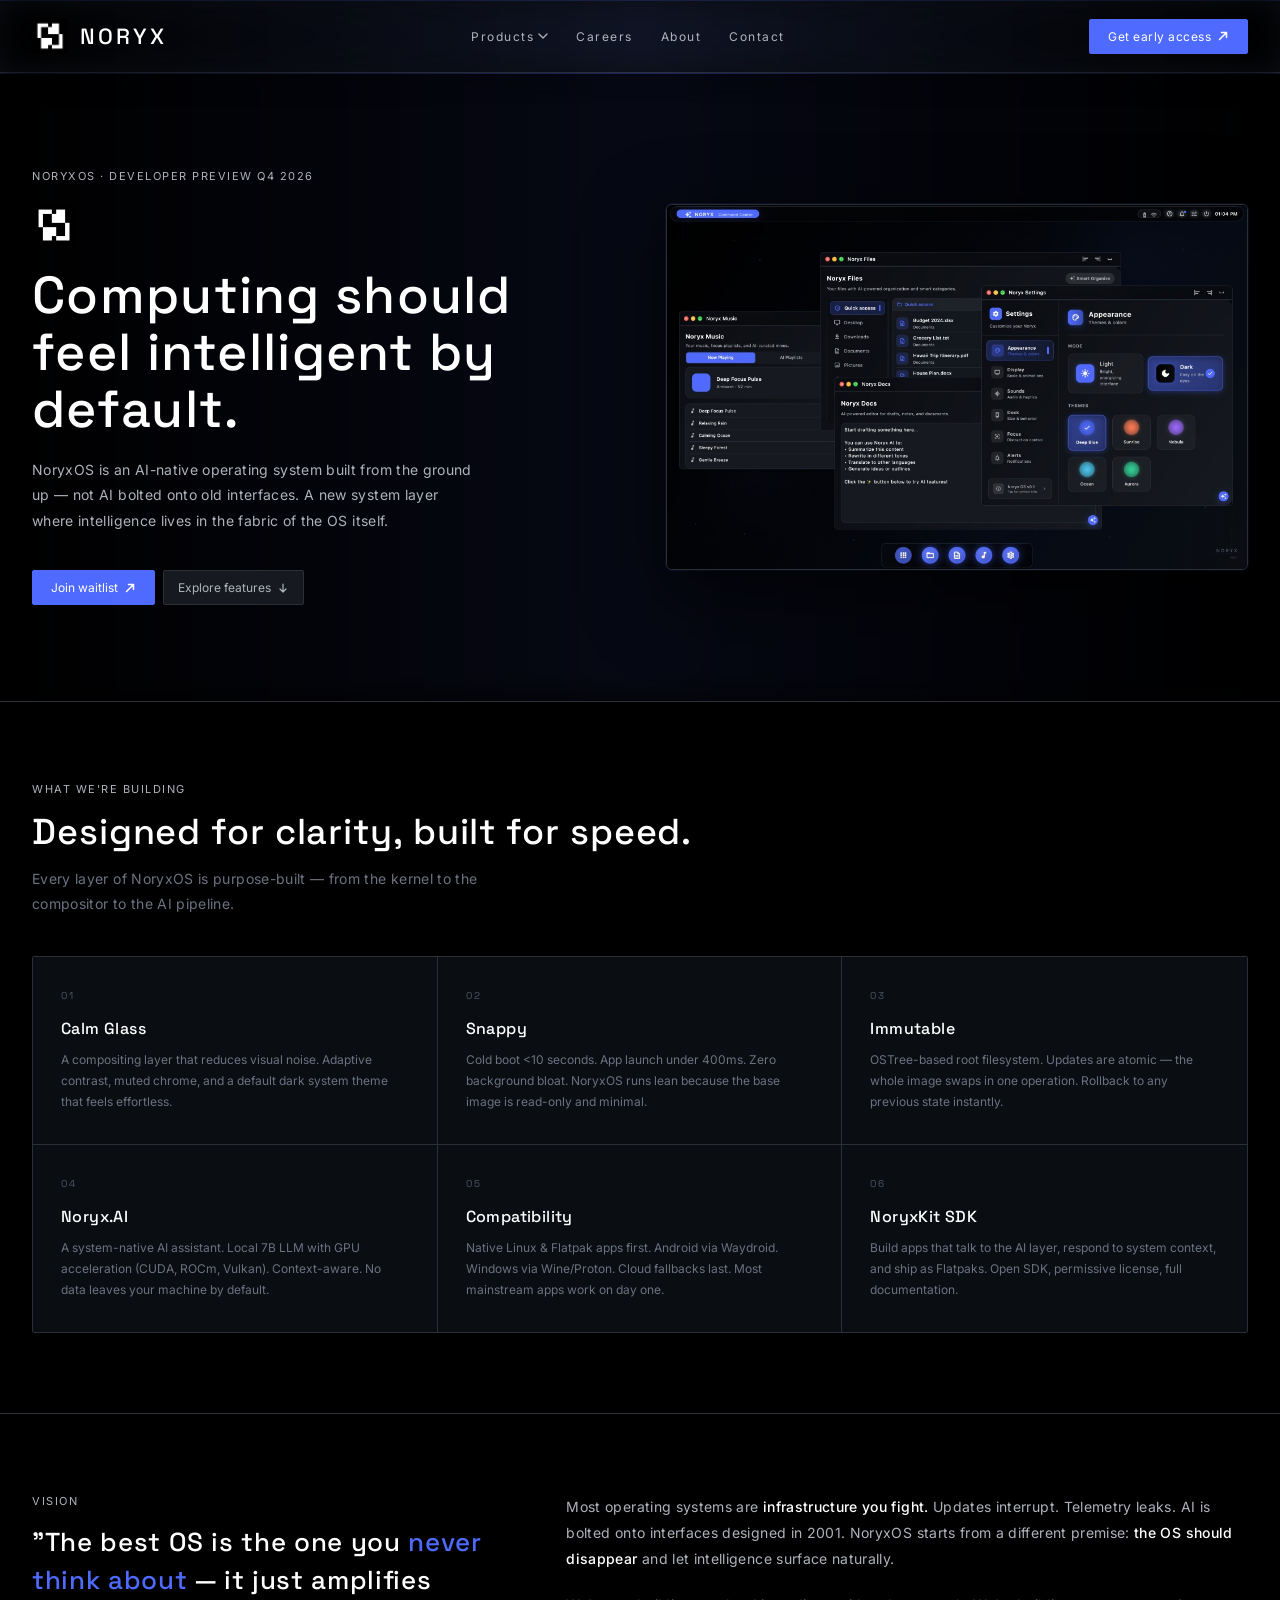
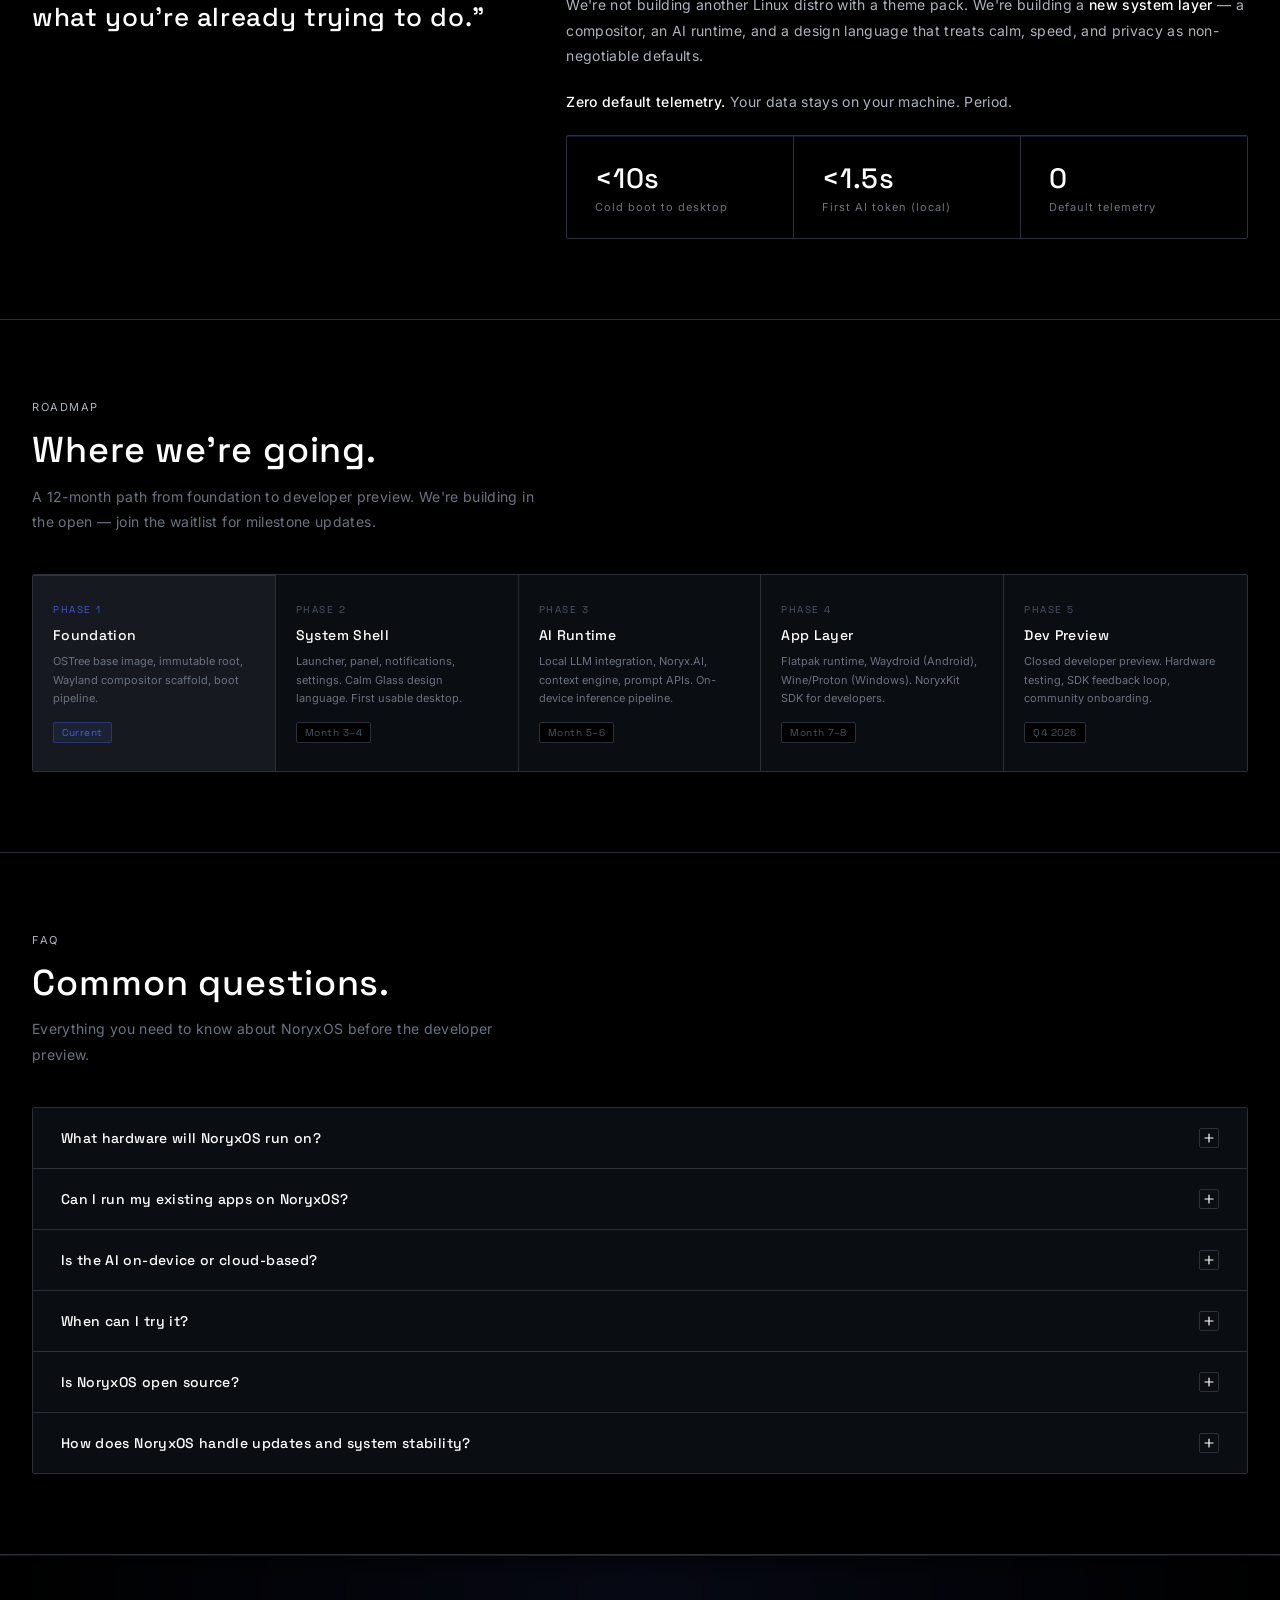
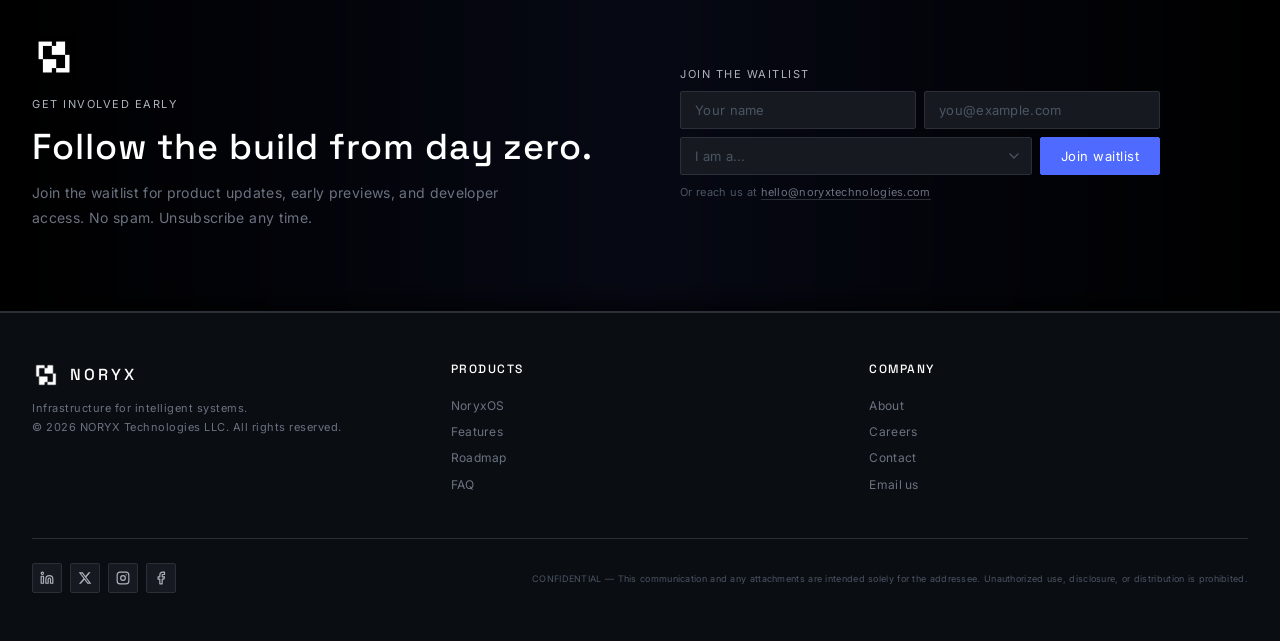
<file: noryxos.html>
<!DOCTYPE html>
<html lang="en">
<head>
  <meta charset="UTF-8">
  <meta name="viewport" content="width=device-width, initial-scale=1.0">
  <title>NoryxOS | AI-Native Operating System</title>
  <meta name="description" content="NoryxOS is an AI-native operating system built from the ground up — calm, intelligent, and designed for the way humans actually think.">
  <link rel="canonical" href="https://noryxtechnologies.com/noryxos.html">
  <link rel="icon" href="logo.jpg" type="image/jpeg">

  <!-- Open Graph -->
  <meta property="og:type" content="website">
  <meta property="og:url" content="https://noryxtechnologies.com/noryxos.html">
  <meta property="og:title" content="NoryxOS — AI-native operating system">
  <meta property="og:description" content="An AI-native operating system built from the ground up — calm, intelligent, and designed for the way humans actually think.">
  <meta property="og:image" content="https://noryxtechnologies.com/og-image.png">

  <!-- Twitter / X -->
  <meta name="twitter:card" content="summary_large_image">
  <meta name="twitter:site" content="@buildnoryx">
  <meta name="twitter:title" content="NoryxOS — AI-native operating system">
  <meta name="twitter:description" content="An AI-native operating system built from the ground up — calm, intelligent, and designed for the way humans actually think.">
  <meta name="twitter:image" content="https://noryxtechnologies.com/og-image.png">

  <link rel="preconnect" href="https://fonts.googleapis.com">
  <link rel="preconnect" href="https://fonts.gstatic.com" crossorigin>
  <link href="https://fonts.googleapis.com/css2?family=Space+Grotesk:wght@400;500;600&family=Inter:wght@300;400;500&display=swap" rel="stylesheet">
  <link rel="stylesheet" href="styles.css">

  <!-- Structured Data -->
  <script type="application/ld+json">
  {
    "@context": "https://schema.org",
    "@type": "SoftwareApplication",
    "name": "NoryxOS",
    "applicationCategory": "OperatingSystem",
    "operatingSystem": "NoryxOS",
    "description": "An AI-native operating system built from the ground up with intelligence, privacy, and calm as first principles.",
    "url": "https://noryxtechnologies.com/noryxos.html",
    "author": {
      "@type": "Organization",
      "name": "NORYX Technologies",
      "url": "https://noryxtechnologies.com"
    }
  }
  </script>
</head>

<body>
  <a href="#main" class="skip-link">Skip to content</a>
  <div id="progress" role="progressbar" aria-label="Scroll progress"></div>

  <!-- Mobile menu -->
  <nav class="mobile-menu" id="mobile-menu" aria-hidden="true" aria-label="Mobile navigation">
    <span class="mobile-menu-label">Products</span>
    <a href="noryxos.html">NoryxOS</a>
    <a href="#features">Features</a>
    <a href="#roadmap">Roadmap</a>
    <a href="#faq">FAQ</a>
    <a href="#waitlist">Get early access</a>
  </nav>

  <!-- Nav -->
  <header class="nav-shell">
    <div class="wrap">
      <nav class="nav-inner" aria-label="Main navigation">
        <a href="/" class="nav-brand" aria-label="NORYX — Home">
          <img src="logo.jpg" class="nav-logo" alt="" width="36" height="36">
          <span class="wordmark nav-wordmark">NORYX</span>
        </a>
        <div class="nav-links" role="list">
          <div class="nav-dropdown" role="listitem">
            <button class="nav-dropdown-toggle" aria-haspopup="true" aria-expanded="false">
              Products
              <svg viewBox="0 0 10 6" fill="none" aria-hidden="true"><path d="M1 1l4 4 4-4" stroke="currentColor" stroke-width="1.3" stroke-linecap="round" stroke-linejoin="round"/></svg>
            </button>
            <div class="nav-dropdown-menu" role="menu">
              <a href="noryxos.html" role="menuitem">NoryxOS</a>
            </div>
          </div>
          <a href="careers.html" role="listitem">Careers</a>
          <a href="index.html#about" role="listitem">About</a>
          <a href="index.html#contact" role="listitem">Contact</a>
        </div>
        <a href="#waitlist" class="btn btn-primary nav-cta">
          Get early access
          <svg viewBox="0 0 12 12" fill="none" aria-hidden="true">
            <path d="M2.5 9.5L9.5 2.5M9.5 2.5H4.5M9.5 2.5V7.5" stroke="currentColor" stroke-width="1.5" stroke-linecap="round" stroke-linejoin="round"/>
          </svg>
        </a>
        <button class="hamburger" id="hamburger" aria-label="Toggle menu" aria-expanded="false" aria-controls="mobile-menu">
          <span></span><span></span><span></span>
        </button>
      </nav>
    </div>
  </header>

  <main id="main">
    <!-- Hero -->
    <section class="hero" aria-labelledby="hero-heading">
      <div class="hero-glow" aria-hidden="true"></div>
      <div class="hero-grid">
        <div>
          <div class="hero-eyebrow fade-in d1">NORYXOS &middot; DEVELOPER PREVIEW Q4 2026</div>
          <img src="logo.jpg" class="hero-logo fade-in d2" alt="NORYX symbol" width="44" height="44">
          <h1 id="hero-heading" class="fade-in d3">Computing should feel intelligent by default.</h1>
          <p class="hero-sub fade-in d4">NoryxOS is an AI-native operating system built from the ground up &mdash; not AI bolted onto old interfaces. A new system layer where intelligence lives in the fabric of the OS itself.</p>
          <div class="hero-actions fade-in d5">
            <a href="#waitlist" class="btn btn-primary" style="padding:9px 18px;">
              Join waitlist
              <svg viewBox="0 0 12 12" fill="none" aria-hidden="true">
                <path d="M2.5 9.5L9.5 2.5M9.5 2.5H4.5M9.5 2.5V7.5" stroke="currentColor" stroke-width="1.5" stroke-linecap="round" stroke-linejoin="round"/>
              </svg>
            </a>
            <a href="#features" class="btn">
              Explore features
              <svg viewBox="0 0 12 12" fill="none" aria-hidden="true">
                <path d="M6 2v8M6 10L3 7M6 10l3-3" stroke="currentColor" stroke-width="1.2" stroke-linecap="round" stroke-linejoin="round"/>
              </svg>
            </a>
          </div>
        </div>
        <div class="hero-image fade-in d5">
          <img src="hero.png" alt="NoryxOS desktop — dark interface showing Music, Files, Docs, and Settings apps with dock" width="1024" height="640" loading="eager">
        </div>
      </div>
    </section>

    <!-- Features -->
    <section id="features" aria-labelledby="features-heading">
      <div class="section-wrap">
        <div class="features-header reveal">
          <div class="section-label">What we're building</div>
          <h2 id="features-heading">Designed for clarity, built for speed.</h2>
          <p class="section-sub">Every layer of NoryxOS is purpose-built &mdash; from the kernel to the compositor to the AI pipeline.</p>
        </div>
        <div class="features-grid reveal">
          <div class="feature">
            <div class="feature-num">01</div>
            <h3>Calm Glass</h3>
            <p>A compositing layer that reduces visual noise. Adaptive contrast, muted chrome, and a default dark system theme that feels effortless.</p>
          </div>
          <div class="feature">
            <div class="feature-num">02</div>
            <h3>Snappy</h3>
            <p>Cold boot &lt;10 seconds. App launch under 400ms. Zero background bloat. NoryxOS runs lean because the base image is read-only and minimal.</p>
          </div>
          <div class="feature">
            <div class="feature-num">03</div>
            <h3>Immutable</h3>
            <p>OSTree-based root filesystem. Updates are atomic &mdash; the whole image swaps in one operation. Rollback to any previous state instantly.</p>
          </div>
          <div class="feature">
            <div class="feature-num">04</div>
            <h3>Noryx.AI</h3>
            <p>A system-native AI assistant. Local 7B LLM with GPU acceleration (CUDA, ROCm, Vulkan). Context-aware. No data leaves your machine by default.</p>
          </div>
          <div class="feature">
            <div class="feature-num">05</div>
            <h3>Compatibility</h3>
            <p>Native Linux &amp; Flatpak apps first. Android via Waydroid. Windows via Wine/Proton. Cloud fallbacks last. Most mainstream apps work on day one.</p>
          </div>
          <div class="feature">
            <div class="feature-num">06</div>
            <h3>NoryxKit SDK</h3>
            <p>Build apps that talk to the AI layer, respond to system context, and ship as Flatpaks. Open SDK, permissive license, full documentation.</p>
          </div>
        </div>
      </div>
    </section>

    <!-- Vision -->
    <section id="vision" aria-labelledby="vision-heading">
      <div class="section-wrap">
        <div class="philosophy-grid">
          <div class="reveal">
            <div class="section-label">Vision</div>
            <h2 id="vision-heading" class="philosophy-quote">"The best OS is the one you <span class="accent-text">never think about</span> &mdash; it just amplifies what you're already trying to do."</h2>
          </div>
          <div class="philosophy-body reveal">
            <p class="philosophy-para">Most operating systems are <strong>infrastructure you fight.</strong> Updates interrupt. Telemetry leaks. AI is bolted onto interfaces designed in 2001. NoryxOS starts from a different premise: <strong>the OS should disappear</strong> and let intelligence surface naturally.</p>
            <p class="philosophy-para">We're not building another Linux distro with a theme pack. We're building a <strong>new system layer</strong> &mdash; a compositor, an AI runtime, and a design language that treats calm, speed, and privacy as non-negotiable defaults.</p>
            <p class="philosophy-para"><strong>Zero default telemetry.</strong> Your data stays on your machine. Period.</p>
            <div class="stats-row">
              <div class="stat">
                <div class="stat-value">&lt;10s</div>
                <div class="stat-label">Cold boot to desktop</div>
              </div>
              <div class="stat">
                <div class="stat-value">&lt;1.5s</div>
                <div class="stat-label">First AI token (local)</div>
              </div>
              <div class="stat">
                <div class="stat-value">0</div>
                <div class="stat-label">Default telemetry</div>
              </div>
            </div>
          </div>
        </div>
      </div>
    </section>

    <!-- Roadmap -->
    <section id="roadmap" aria-labelledby="roadmap-heading">
      <div class="section-wrap">
        <div class="reveal">
          <div class="section-label">Roadmap</div>
          <h2 id="roadmap-heading">Where we're going.</h2>
          <p class="section-sub">A 12-month path from foundation to developer preview. We're building in the open &mdash; join the waitlist for milestone updates.</p>
        </div>
        <div class="roadmap-grid reveal">
          <div class="roadmap-item active">
            <div class="roadmap-phase">Phase 1</div>
            <h3>Foundation</h3>
            <p>OSTree base image, immutable root, Wayland compositor scaffold, boot pipeline.</p>
            <span class="roadmap-tag tag-active">Current</span>
          </div>
          <div class="roadmap-item">
            <div class="roadmap-phase">Phase 2</div>
            <h3>System Shell</h3>
            <p>Launcher, panel, notifications, settings. Calm Glass design language. First usable desktop.</p>
            <span class="roadmap-tag tag-future">Month 3&ndash;4</span>
          </div>
          <div class="roadmap-item">
            <div class="roadmap-phase">Phase 3</div>
            <h3>AI Runtime</h3>
            <p>Local LLM integration, Noryx.AI, context engine, prompt APIs. On-device inference pipeline.</p>
            <span class="roadmap-tag tag-future">Month 5&ndash;6</span>
          </div>
          <div class="roadmap-item">
            <div class="roadmap-phase">Phase 4</div>
            <h3>App Layer</h3>
            <p>Flatpak runtime, Waydroid (Android), Wine/Proton (Windows). NoryxKit SDK for developers.</p>
            <span class="roadmap-tag tag-future">Month 7&ndash;8</span>
          </div>
          <div class="roadmap-item">
            <div class="roadmap-phase">Phase 5</div>
            <h3>Dev Preview</h3>
            <p>Closed developer preview. Hardware testing, SDK feedback loop, community onboarding.</p>
            <span class="roadmap-tag tag-future">Q4 2026</span>
          </div>
        </div>
      </div>
    </section>

    <!-- FAQ -->
    <section id="faq" aria-labelledby="faq-heading">
      <div class="section-wrap">
        <div class="reveal">
          <div class="section-label">FAQ</div>
          <h2 id="faq-heading">Common questions.</h2>
          <p class="section-sub">Everything you need to know about NoryxOS before the developer preview.</p>
        </div>
        <div class="faq-list reveal" role="list">
          <div class="faq-item" role="listitem">
            <button class="faq-q" aria-expanded="false">
              <span class="faq-q-text">What hardware will NoryxOS run on?</span>
              <div class="faq-icon" aria-hidden="true"><svg viewBox="0 0 10 10" fill="none"><path d="M5 1v8M1 5h8" stroke="currentColor" stroke-width="1.2" stroke-linecap="round"/></svg></div>
            </button>
            <div class="faq-a"><p>Year 1 targets x86-64 laptops and desktops with good Linux driver coverage &mdash; Framework Laptop 13/16, ThinkPad T/X series, Dell XPS 13/15, and similar. ARM support (Qualcomm/MediaTek reference boards) comes in Year 2.</p></div>
          </div>
          <div class="faq-item" role="listitem">
            <button class="faq-q" aria-expanded="false">
              <span class="faq-q-text">Can I run my existing apps on NoryxOS?</span>
              <div class="faq-icon" aria-hidden="true"><svg viewBox="0 0 10 10" fill="none"><path d="M5 1v8M1 5h8" stroke="currentColor" stroke-width="1.2" stroke-linecap="round"/></svg></div>
            </button>
            <div class="faq-a"><p>Yes. NoryxOS follows a compatibility priority: Native Linux/Flatpak apps first (VS Code, Chrome, Discord, Spotify, Steam), then Android apps via Waydroid, then Windows apps via Wine/Proton, then cloud fallbacks. Most mainstream apps work on day one.</p></div>
          </div>
          <div class="faq-item" role="listitem">
            <button class="faq-q" aria-expanded="false">
              <span class="faq-q-text">Is the AI on-device or cloud-based?</span>
              <div class="faq-icon" aria-hidden="true"><svg viewBox="0 0 10 10" fill="none"><path d="M5 1v8M1 5h8" stroke="currentColor" stroke-width="1.2" stroke-linecap="round"/></svg></div>
            </button>
            <div class="faq-a"><p>On-device by default. Noryx.AI runs a quantized local LLM (7B parameters) with full GPU acceleration via CUDA, ROCm, and Vulkan. No data leaves your machine unless you explicitly opt into a cloud connector. Zero default telemetry.</p></div>
          </div>
          <div class="faq-item" role="listitem">
            <button class="faq-q" aria-expanded="false">
              <span class="faq-q-text">When can I try it?</span>
              <div class="faq-icon" aria-hidden="true"><svg viewBox="0 0 10 10" fill="none"><path d="M5 1v8M1 5h8" stroke="currentColor" stroke-width="1.2" stroke-linecap="round"/></svg></div>
            </button>
            <div class="faq-a"><p>The Developer Preview (Month 9, Q4 2026) will go to a closed cohort of early sign-ups first. Join the waitlist to be in the first wave. A public open beta follows in Month 10&ndash;12.</p></div>
          </div>
          <div class="faq-item" role="listitem">
            <button class="faq-q" aria-expanded="false">
              <span class="faq-q-text">Is NoryxOS open source?</span>
              <div class="faq-icon" aria-hidden="true"><svg viewBox="0 0 10 10" fill="none"><path d="M5 1v8M1 5h8" stroke="currentColor" stroke-width="1.2" stroke-linecap="round"/></svg></div>
            </button>
            <div class="faq-a"><p>Core OS components &mdash; the launcher, Copilot CLI, and design language &mdash; are open-sourced under MPL 2.0. Proprietary UX layers, model weights, and first-party app assets are retained in-house. The SDK is open with a permissive license.</p></div>
          </div>
          <div class="faq-item" role="listitem">
            <button class="faq-q" aria-expanded="false">
              <span class="faq-q-text">How does NoryxOS handle updates and system stability?</span>
              <div class="faq-icon" aria-hidden="true"><svg viewBox="0 0 10 10" fill="none"><path d="M5 1v8M1 5h8" stroke="currentColor" stroke-width="1.2" stroke-linecap="round"/></svg></div>
            </button>
            <div class="faq-a"><p>NoryxOS uses an OSTree-based immutable base image. Updates are atomic &mdash; the entire OS image is swapped in one operation. If anything goes wrong, you roll back to the previous image instantly. Updates stage in the background and apply on reboot.</p></div>
          </div>
        </div>
      </div>
    </section>

    <!-- Waitlist -->
    <section class="waitlist-section" id="waitlist" aria-labelledby="waitlist-heading">
      <div class="waitlist-glow" aria-hidden="true"></div>
      <div class="section-wrap">
        <div class="waitlist-inner">
          <div class="reveal">
            <img src="logo.jpg" class="waitlist-logo" alt="" width="44" height="44">
            <div class="section-label">Get involved early</div>
            <h2 id="waitlist-heading">Follow the build from day zero.</h2>
            <p class="section-sub">Join the waitlist for product updates, early previews, and developer access. No spam. Unsubscribe any time.</p>
          </div>
          <div class="reveal">
            <div class="form-label" id="form-heading">Join the waitlist</div>
            <form id="waitlist-form" style="max-width:480px;" aria-labelledby="form-heading" novalidate>
              <div class="form-field-row">
                <input type="text" class="form-input" placeholder="Your name" id="name-input" autocomplete="name" required aria-label="Your name">
                <input type="email" class="form-input" placeholder="you@example.com" id="email-input" autocomplete="email" required aria-label="Email address">
              </div>
              <div class="form-select-row">
                <select class="form-input form-select" id="role-input" required aria-label="Your role">
                  <option value="" disabled selected>I am a...</option>
                  <option value="developer">Developer</option>
                  <option value="designer">Designer</option>
                  <option value="creator">Creator / Student</option>
                  <option value="investor">Investor</option>
                  <option value="other">Other</option>
                </select>
                <button type="submit" class="btn btn-primary" id="submit-btn" style="padding:10px 20px; font-size:13px; letter-spacing:0.5px; white-space:nowrap;">
                  <span id="btn-text">Join waitlist</span>
                  <svg id="btn-spinner" viewBox="0 0 14 14" fill="none" width="14" height="14" style="display:none; animation:spin 0.8s linear infinite;" aria-hidden="true">
                    <circle cx="7" cy="7" r="5.5" stroke="currentColor" stroke-width="1.5" stroke-dasharray="20 15"/>
                  </svg>
                </button>
              </div>
            </form>
            <div class="form-success" id="form-success" style="max-width:480px;" role="status">
              <svg width="13" height="13" viewBox="0 0 13 13" fill="none" aria-hidden="true">
                <circle cx="6.5" cy="6.5" r="5.5" stroke="#4F6AFF" stroke-width="1.2"/>
                <path d="M4 6.5l2 2 3.5-3.5" stroke="#4F6AFF" stroke-width="1.3" stroke-linecap="round" stroke-linejoin="round"/>
              </svg>
              You're on the list. We'll be in touch.
            </div>
            <div class="form-error" id="form-error" style="max-width:480px;" role="alert"></div>
            <p class="form-note" style="max-width:480px;">
              Or reach us at <a href="mailto:hello@noryxtechnologies.com">hello@noryxtechnologies.com</a>
            </p>
          </div>
        </div>
      </div>
    </section>
  </main>

  <!-- Back to top -->
  <button id="back-to-top" aria-label="Back to top">
    <svg viewBox="0 0 14 14" fill="none" aria-hidden="true">
      <path d="M7 11V3M3 7l4-4 4 4" stroke-width="1.4" stroke-linecap="round" stroke-linejoin="round"/>
    </svg>
  </button>

  <!-- Footer -->
  <footer>
    <div class="footer-inner">
      <div class="footer-brand">
        <div class="footer-brand-row">
          <img src="logo.jpg" class="footer-logo" alt="" width="28" height="28">
          <div class="wordmark footer-wordmark">NORYX</div>
        </div>
        <div class="footer-tagline">Infrastructure for intelligent systems.<br>&copy; 2026 NORYX Technologies LLC. All rights reserved.</div>
      </div>
      <div class="footer-col">
        <h4>Products</h4>
        <a href="noryxos.html">NoryxOS</a>
        <a href="#features">Features</a>
        <a href="#roadmap">Roadmap</a>
        <a href="#faq">FAQ</a>
      </div>
      <div class="footer-col">
        <h4>Company</h4>
        <a href="index.html#about">About</a>
        <a href="careers.html">Careers</a>
        <a href="index.html#contact">Contact</a>
        <a href="mailto:hello@noryxtechnologies.com">Email us</a>
      </div>
      <div class="footer-bottom">
        <nav class="footer-socials" aria-label="Social links">
          <a href="https://www.linkedin.com/company/noryx-technologies" target="_blank" rel="noopener noreferrer" class="social-btn" aria-label="LinkedIn">
            <svg viewBox="0 0 24 24" fill="none" aria-hidden="true">
              <path d="M16 8a6 6 0 0 1 6 6v7h-4v-7a2 2 0 0 0-4 0v7h-4v-7a6 6 0 0 1 6-6z" stroke="currentColor" stroke-width="2" stroke-linecap="round" stroke-linejoin="round"/>
              <rect x="2" y="9" width="4" height="12" stroke="currentColor" stroke-width="2" stroke-linecap="round" stroke-linejoin="round"/>
              <circle cx="4" cy="4" r="2" stroke="currentColor" stroke-width="2"/>
            </svg>
          </a>
          <a href="https://x.com/buildnoryx" target="_blank" rel="noopener noreferrer" class="social-btn" aria-label="X (Twitter)">
            <svg viewBox="0 0 24 24" fill="currentColor" aria-hidden="true">
              <path d="M18.244 2.25h3.308l-7.227 8.26 8.502 11.24H16.17l-5.214-6.817L4.99 21.75H1.68l7.73-8.835L1.254 2.25H8.08l4.713 6.231zm-1.161 17.52h1.833L7.084 4.126H5.117z"/>
            </svg>
          </a>
          <a href="https://instagram.com/buildnoryx" target="_blank" rel="noopener noreferrer" class="social-btn" aria-label="Instagram">
            <svg viewBox="0 0 24 24" fill="none" aria-hidden="true">
              <rect x="2" y="2" width="20" height="20" rx="5" stroke="currentColor" stroke-width="2"/>
              <circle cx="12" cy="12" r="4" stroke="currentColor" stroke-width="2"/>
              <rect x="16.5" y="5.5" width="2" height="2" rx="1" fill="currentColor"/>
            </svg>
          </a>
          <a href="https://www.facebook.com/profile.php?id=61582217492984" target="_blank" rel="noopener noreferrer" class="social-btn" aria-label="Facebook">
            <svg viewBox="0 0 24 24" fill="none" aria-hidden="true">
              <path d="M18 2h-3a5 5 0 0 0-5 5v3H7v4h3v8h4v-8h3l1-4h-4V7a1 1 0 0 1 1-1h3z" stroke="currentColor" stroke-width="2" stroke-linecap="round" stroke-linejoin="round"/>
            </svg>
          </a>
        </nav>
        <div class="footer-legal">
          CONFIDENTIAL &mdash; This communication and any attachments are intended solely for the addressee. Unauthorized use, disclosure, or distribution is prohibited.
        </div>
      </div>
    </div>
  </footer>

  <script>
    (function () {
      'use strict';

      const $ = (s, c) => (c || document).querySelector(s);
      const $$ = (s, c) => [...(c || document).querySelectorAll(s)];

      const progress = $('#progress');
      const backBtn = $('#back-to-top');

      function onScroll() {
        const y = window.scrollY;
        const h = document.documentElement.scrollHeight - window.innerHeight;
        progress.style.width = h > 0 ? (y / h * 100) + '%' : '0%';
        backBtn.classList.toggle('visible', y > 400);
      }
      window.addEventListener('scroll', onScroll, { passive: true });

      backBtn.addEventListener('click', () => {
        window.scrollTo({ top: 0, behavior: 'smooth' });
      });

      const hamburger = $('#hamburger');
      const mobileMenu = $('#mobile-menu');

      hamburger.addEventListener('click', () => {
        const open = hamburger.getAttribute('aria-expanded') === 'true';
        hamburger.setAttribute('aria-expanded', !open);
        mobileMenu.setAttribute('aria-hidden', open);
      });

      $$('a', mobileMenu).forEach(link => {
        link.addEventListener('click', () => {
          hamburger.setAttribute('aria-expanded', 'false');
          mobileMenu.setAttribute('aria-hidden', 'true');
        });
      });

      document.addEventListener('click', (e) => {
        if (!mobileMenu.contains(e.target) && !hamburger.contains(e.target)) {
          hamburger.setAttribute('aria-expanded', 'false');
          mobileMenu.setAttribute('aria-hidden', 'true');
        }
      });

      // FAQ accordion
      $$('.faq-q').forEach(btn => {
        btn.addEventListener('click', () => {
          const item = btn.closest('.faq-item');
          const isOpen = item.hasAttribute('open');

          $$('.faq-item').forEach(i => {
            i.removeAttribute('open');
            $('.faq-q', i).setAttribute('aria-expanded', 'false');
          });

          if (!isOpen) {
            item.setAttribute('open', '');
            btn.setAttribute('aria-expanded', 'true');
          }
        });
      });

      // Waitlist form
      const APPS_SCRIPT_URL = 'https://script.google.com/macros/s/AKfycbwzPpAilPPrhUL0LE9O-wIEoDhdTsuFL2QQeBokBWcug4F7aXu_VuRwLGVs_vOyR0ic/exec';

      const form = $('#waitlist-form');
      const nameInput = $('#name-input');
      const emailInput = $('#email-input');
      const roleInput = $('#role-input');
      const submitBtn = $('#submit-btn');
      const btnText = $('#btn-text');
      const spinner = $('#btn-spinner');
      const errorBox = $('#form-error');
      const successBox = $('#form-success');

      function showError(msg) {
        errorBox.textContent = msg;
        errorBox.style.display = 'flex';
      }

      function setLoading(loading) {
        submitBtn.disabled = loading;
        btnText.style.display = loading ? 'none' : 'block';
        spinner.style.display = loading ? 'block' : 'none';
      }

      form.addEventListener('submit', async (e) => {
        e.preventDefault();
        errorBox.style.display = 'none';

        const name = nameInput.value.trim();
        const email = emailInput.value.trim();
        const role = roleInput.value;

        if (!name) { showError('Please enter your name.'); return; }
        if (!email || !/^[^\s@]+@[^\s@]+\.[^\s@]+$/.test(email)) {
          showError('Please enter a valid email address.'); return;
        }
        if (!role) { showError('Please select your role.'); return; }

        setLoading(true);

        try {
          const payload = JSON.stringify({
            name, email, role,
            timestamp: new Date().toISOString(),
            source: 'noryxos-page'
          });

          const res = await fetch(APPS_SCRIPT_URL, {
            method: 'POST',
            body: payload,
            redirect: 'follow'
          });

          let data;
          try {
            data = await res.json();
          } catch {
            if (res.ok || res.type === 'opaque') {
              data = { result: 'success' };
            } else {
              throw new Error('Invalid response from server');
            }
          }

          if (data.result === 'success') {
            form.style.display = 'none';
            successBox.style.display = 'flex';
          } else if (data.result === 'duplicate') {
            showError('This email is already on the waitlist!');
            setLoading(false);
          } else {
            throw new Error(data.error || 'Unknown error');
          }
        } catch (err) {
          showError('Something went wrong. Please try again or email us directly.');
          setLoading(false);
          console.error('Waitlist error:', err);
        }
      });

      // Scroll reveal
      if ('IntersectionObserver' in window) {
        const obs = new IntersectionObserver((entries) => {
          entries.forEach(entry => {
            if (entry.isIntersecting) {
              entry.target.classList.add('visible');
              obs.unobserve(entry.target);
            }
          });
        }, { threshold: 0.05, rootMargin: '0px 0px -40px 0px' });

        $$('.reveal').forEach((el, i) => {
          el.style.transitionDelay = (i % 4) * 70 + 'ms';
          obs.observe(el);
        });
      } else {
        $$('.reveal').forEach(el => el.classList.add('visible'));
      }
    })();
  </script>
</body>
</html>
</file>
<file: styles.css>
:root {
  --bg:         #000000;
  --bg-card:    #0A0D12;
  --bg-btn:     #161A20;
  --text:       #FFFFFF;
  --text-2:     #AEB3BB;
  --text-3:     #6B7280;
  --text-4:     #4B5563;
  --border:     #2A2F38;
  --accent:     #4F6AFF;
  --accent-dim: rgba(79,106,255,0.08);
  --max-w:      1280px;
  --px:         32px;
  --ease:       cubic-bezier(0.4, 0, 0.2, 1);
  --dur:        150ms;
  --glow:       linear-gradient(90deg, rgba(0,0,0,1) 0%, rgba(79,106,255,0.08) 50%, rgba(0,0,0,1) 100%);
}

*, *::before, *::after { box-sizing: border-box; margin: 0; padding: 0; }
html { scroll-behavior: smooth; }

body {
  font-family: 'Inter', system-ui, -apple-system, sans-serif;
  background: var(--bg);
  color: var(--text);
  overflow-x: hidden;
  -webkit-font-smoothing: antialiased;
  -moz-osx-font-smoothing: grayscale;
}

a { color: inherit; text-decoration: none; }
img { display: block; max-width: 100%; }

.sr-only {
  position: absolute; width: 1px; height: 1px;
  padding: 0; margin: -1px; overflow: hidden;
  clip: rect(0,0,0,0); white-space: nowrap; border: 0;
}

.wrap {
  width: min(calc(100% - var(--px) * 2), var(--max-w));
  margin: 0 auto;
}

.wordmark {
  font-family: 'Space Grotesk', system-ui, sans-serif;
  font-weight: 500;
  letter-spacing: 4px;
}

/* ── Skip Link ── */
.skip-link {
  position: absolute; top: -100%;
  left: 50%; transform: translateX(-50%);
  background: var(--accent); color: #fff;
  padding: 8px 16px; border-radius: 0 0 4px 4px;
  font-size: 13px; z-index: 999;
  transition: top 0.2s;
}
.skip-link:focus { top: 0; }

/* ── Progress Bar ── */
#progress {
  position: fixed; top: 0; left: 0;
  height: 2px; width: 0%;
  background: var(--accent);
  z-index: 200;
  transition: width 0.1s linear;
  box-shadow: 0 0 8px rgba(79,106,255,0.5);
}

/* ── Buttons ── */
.btn {
  display: inline-flex; align-items: center; gap: 6px;
  padding: 7px 14px;
  background: var(--bg-btn);
  border: 1px solid var(--border);
  border-radius: 2px;
  font-family: 'Inter', sans-serif;
  font-size: 12px;
  color: var(--text-2);
  cursor: pointer;
  transition: color var(--dur) var(--ease), border-color var(--dur) var(--ease), background var(--dur) var(--ease);
  white-space: nowrap;
}
.btn:hover { color: var(--text); border-color: var(--accent); }
.btn svg { width: 12px; height: 12px; flex-shrink: 0; }

.btn-primary {
  background: var(--accent); border-color: var(--accent); color: #fff;
}
.btn-primary:hover {
  background: #6678ff; border-color: #6678ff; color: #fff;
}

.btn-lg {
  padding: 11px 24px;
  font-size: 13px;
  letter-spacing: 0.3px;
}

/* ── Nav ── */
.nav-shell {
  position: sticky; top: 0; z-index: 100;
  background: var(--bg-card);
  border-bottom: 1px solid var(--border);
  overflow: visible;
}
.nav-shell::before {
  content: ""; position: absolute;
  top: 0; left: 0; right: 0; height: 1px;
  background: var(--accent); opacity: 0.2;
}
.nav-shell::after {
  content: ""; position: absolute; inset: 0;
  background: var(--glow); filter: blur(15px);
  pointer-events: none;
}

.nav-inner {
  position: relative; z-index: 1;
  height: 72px;
  display: flex; align-items: center; justify-content: space-between;
}

.nav-brand {
  display: flex; align-items: center; gap: 12px;
}
.nav-logo {
  width: 36px; height: 36px;
  mix-blend-mode: screen; filter: brightness(1.05);
  image-rendering: auto;
}
.nav-wordmark { font-size: 22px; letter-spacing: 3px; }

.nav-links {
  display: flex; align-items: center; gap: 28px;
  font-size: 12px; letter-spacing: 1.5px; color: var(--text-2);
}
.nav-links a {
  transition: color var(--dur) var(--ease);
}
.nav-links a:hover, .nav-links a:focus-visible { color: var(--text); }

.nav-cta {
  padding: 9px 18px; font-size: 12px; letter-spacing: 0.5px;
}

/* ── Nav Dropdown ── */
.nav-dropdown {
  position: relative;
}
.nav-dropdown-toggle {
  display: inline-flex; align-items: center; gap: 4px;
  cursor: pointer; background: none; border: none;
  font-family: 'Inter', sans-serif;
  font-size: 12px; letter-spacing: 1.5px; color: var(--text-2);
  transition: color var(--dur) var(--ease);
  padding: 0;
}
.nav-dropdown-toggle:hover,
.nav-dropdown-toggle:focus-visible { color: var(--text); }
.nav-dropdown-toggle svg {
  width: 10px; height: 10px;
  transition: transform 0.2s var(--ease);
}
.nav-dropdown:hover .nav-dropdown-toggle svg,
.nav-dropdown:focus-within .nav-dropdown-toggle svg {
  transform: rotate(180deg);
}
.nav-dropdown-menu {
  position: absolute; top: calc(100% + 14px); left: 50%;
  transform: translateX(-50%);
  min-width: 180px;
  background: var(--bg-card);
  border: 1px solid var(--border);
  border-radius: 4px;
  padding: 6px 0;
  opacity: 0; visibility: hidden;
  transition: opacity 0.2s var(--ease), visibility 0.2s;
  box-shadow: 0 12px 40px rgba(0,0,0,0.5);
}
.nav-dropdown:hover .nav-dropdown-menu,
.nav-dropdown:focus-within .nav-dropdown-menu {
  opacity: 1; visibility: visible;
}
.nav-dropdown-menu a {
  display: block; padding: 10px 18px;
  font-size: 12px; letter-spacing: 0.8px; color: var(--text-2);
  transition: color var(--dur) var(--ease), background var(--dur) var(--ease);
}
.nav-dropdown-menu a:hover {
  color: var(--text); background: var(--bg-btn);
}

/* Hamburger */
.hamburger {
  display: none; flex-direction: column; justify-content: center; gap: 5px;
  width: 36px; height: 36px;
  background: var(--bg-btn); border: 1px solid var(--border);
  border-radius: 2px; cursor: pointer; padding: 8px;
  transition: border-color var(--dur) var(--ease);
}
.hamburger:hover { border-color: var(--accent); }
.hamburger span {
  display: block; height: 1px; background: var(--text-2); border-radius: 1px;
  transition: transform 0.25s var(--ease), opacity 0.25s var(--ease);
}
.hamburger[aria-expanded="true"] span:nth-child(1) { transform: translateY(6px) rotate(45deg); background: var(--text); }
.hamburger[aria-expanded="true"] span:nth-child(2) { opacity: 0; }
.hamburger[aria-expanded="true"] span:nth-child(3) { transform: translateY(-6px) rotate(-45deg); background: var(--text); }

.mobile-menu {
  display: none; position: fixed;
  top: 72px; left: 0; right: 0;
  background: var(--bg-card);
  border-bottom: 1px solid var(--border);
  z-index: 99; overflow: hidden;
  max-height: 0;
  transition: max-height 0.3s var(--ease), padding 0.3s var(--ease);
}
.mobile-menu[aria-hidden="false"] {
  max-height: 500px; padding: 8px 0 16px;
}
.mobile-menu a {
  display: block; padding: 14px 32px;
  font-size: 13px; letter-spacing: 1px; color: var(--text-2);
  border-bottom: 1px solid var(--border);
  transition: color var(--dur) var(--ease), background var(--dur) var(--ease);
}
.mobile-menu .mobile-menu-label {
  display: block; padding: 10px 32px 4px;
  font-size: 10px; letter-spacing: 2px; color: var(--text-4);
  text-transform: uppercase;
  border-bottom: none;
}
.mobile-menu a:last-child { border-bottom: none; }
.mobile-menu a:hover { color: var(--text); background: var(--bg-btn); }

/* ── Hero ── */
.hero {
  position: relative;
  border-bottom: 1px solid var(--border);
  overflow: hidden;
  padding: 96px var(--px);
}
.hero-glow {
  position: absolute; inset: 0;
  background: var(--glow); filter: blur(15px);
  pointer-events: none;
}
.hero::before {
  content: ""; position: absolute;
  top: 0; left: 0; right: 0; height: 1px;
  background: var(--accent); opacity: 0.3;
}

.hero-grid {
  position: relative; z-index: 1;
  max-width: var(--max-w); margin: 0 auto;
  display: grid; grid-template-columns: 1fr 1.05fr;
  gap: 80px; align-items: center;
}

.hero-center {
  position: relative; z-index: 1;
  max-width: var(--max-w); margin: 0 auto;
  text-align: center;
  display: flex; flex-direction: column; align-items: center;
}

.hero-eyebrow {
  font-size: 11px; letter-spacing: 1.5px;
  color: var(--text-2); margin-bottom: 20px;
}
.hero-logo {
  width: 44px; height: 44px; margin-bottom: 20px;
  mix-blend-mode: screen; filter: brightness(1.05);
}

h1 {
  font-family: 'Space Grotesk', system-ui, sans-serif;
  font-weight: 500;
  font-size: clamp(30px, 4.5vw, 52px);
  letter-spacing: 0.025em;
  line-height: 1.1;
  margin-bottom: 18px;
}

.hero-sub {
  font-size: 14px; letter-spacing: 0.025em;
  color: var(--text-2); line-height: 1.85;
  max-width: 50ch; margin-bottom: 36px;
}
.hero-actions { display: flex; gap: 8px; flex-wrap: wrap; }
.hero-center .hero-actions { justify-content: center; }

/* ── Hero Image ── */
.hero-image {
  border: 1px solid var(--border);
  border-radius: 6px;
  overflow: hidden;
  position: relative;
  box-shadow: 0 24px 80px rgba(0,0,0,0.6), 0 0 0 1px rgba(79,106,255,0.1);
}
.hero-image img {
  width: 100%; height: auto; display: block;
}

/* ── Sections ── */
section { border-bottom: 1px solid var(--border); }
.section-wrap {
  max-width: var(--max-w); margin: 0 auto;
  padding: 80px var(--px);
}
.section-label {
  font-size: 11px; letter-spacing: 1.5px;
  color: var(--text-2); margin-bottom: 16px;
  text-transform: uppercase;
}
h2 {
  font-family: 'Space Grotesk', system-ui, sans-serif;
  font-weight: 500;
  font-size: clamp(22px, 3vw, 36px);
  letter-spacing: 0.025em; line-height: 1.15;
  margin-bottom: 12px;
}
.section-sub {
  font-size: 14px; letter-spacing: 0.025em;
  color: var(--text-3); line-height: 1.8;
  max-width: 58ch;
}

/* ── Features Grid ── */
.features-header { margin-bottom: 40px; }
.features-grid {
  display: grid; grid-template-columns: repeat(3, 1fr);
  border: 1px solid var(--border); border-radius: 2px;
  overflow: hidden;
}
.feature {
  padding: 32px 28px;
  border-right: 1px solid var(--border);
  border-bottom: 1px solid var(--border);
  background: var(--bg-card);
  position: relative; overflow: hidden;
  transition: background var(--dur) var(--ease);
}
.feature:hover { background: var(--bg-btn); }
.feature::before {
  content: ""; position: absolute;
  top: 0; left: 0; right: 0; height: 1px;
  background: var(--accent); opacity: 0;
  transition: opacity var(--dur) var(--ease);
}
.feature:hover::before { opacity: 0.25; }
.feature:nth-child(3n) { border-right: none; }
.feature:nth-last-child(-n+3) { border-bottom: none; }
.feature-num {
  font-size: 10px; letter-spacing: 2px;
  color: var(--text-4);
  font-family: 'Space Grotesk', sans-serif;
  margin-bottom: 16px;
}
.feature h3 {
  font-family: 'Space Grotesk', sans-serif;
  font-weight: 500; font-size: 16px;
  letter-spacing: 0.025em; margin-bottom: 10px;
}
.feature p { font-size: 12px; color: var(--text-3); line-height: 1.75; }

/* Feature with link */
.feature-link { display: block; color: inherit; text-decoration: none; }
.feature-link .feature-arrow {
  margin-top: 14px;
  font-size: 11px; color: var(--accent); letter-spacing: 0.5px;
  display: inline-flex; align-items: center; gap: 4px;
  opacity: 0; transition: opacity var(--dur) var(--ease);
}
.feature:hover .feature-arrow { opacity: 1; }

/* ── Philosophy / Vision ── */
.philosophy-grid {
  display: grid; grid-template-columns: 1fr 1.5fr;
  gap: 80px; align-items: start;
}
.philosophy-quote {
  font-family: 'Space Grotesk', sans-serif;
  font-weight: 500;
  font-size: clamp(18px, 2.2vw, 26px);
  letter-spacing: 0.025em; line-height: 1.45;
}
.accent-text { color: var(--accent); }
.philosophy-body { display: flex; flex-direction: column; gap: 20px; }
.philosophy-para {
  font-size: 14px; color: var(--text-2);
  line-height: 1.85; letter-spacing: 0.025em;
}
.philosophy-para strong { color: var(--text); font-weight: 500; }

.stats-row {
  display: flex;
  border: 1px solid var(--border);
  border-radius: 2px; overflow: hidden;
}
.stat {
  flex: 1; padding: 24px 28px;
  border-right: 1px solid var(--border);
  position: relative;
}
.stat:last-child { border-right: none; }
.stat::before {
  content: ""; position: absolute;
  top: 0; left: 0; right: 0; height: 1px;
  background: var(--accent); opacity: 0.2;
}
.stat-value {
  font-family: 'Space Grotesk', sans-serif;
  font-weight: 500; font-size: 28px;
  letter-spacing: 0.025em; margin-bottom: 4px;
}
.stat-label { font-size: 11px; letter-spacing: 1px; color: var(--text-3); }

/* ── Roadmap ── */
.roadmap-grid {
  display: grid; grid-template-columns: repeat(5, 1fr);
  border: 1px solid var(--border);
  border-radius: 2px; overflow: hidden;
  margin-top: 40px;
}
.roadmap-item {
  padding: 28px 20px;
  border-right: 1px solid var(--border);
  background: var(--bg-card);
  position: relative; overflow: hidden;
  transition: background var(--dur) var(--ease);
}
.roadmap-item:last-child { border-right: none; }
.roadmap-item:hover, .roadmap-item.active { background: var(--bg-btn); }
.roadmap-item::before {
  content: ""; position: absolute;
  top: 0; left: 0; right: 0; height: 1px;
  background: var(--accent); opacity: 0;
}
.roadmap-item.active::before { opacity: 0.3; }
.roadmap-phase {
  font-size: 10px; letter-spacing: 1.5px;
  color: var(--text-4);
  font-family: 'Space Grotesk', sans-serif;
  margin-bottom: 10px; text-transform: uppercase;
}
.roadmap-item.active .roadmap-phase { color: rgba(79,106,255,0.75); }
.roadmap-item h3 {
  font-family: 'Space Grotesk', sans-serif;
  font-weight: 500; font-size: 14px;
  letter-spacing: 0.025em; margin-bottom: 8px;
}
.roadmap-item p { font-size: 11px; color: var(--text-3); line-height: 1.7; }
.roadmap-tag {
  display: inline-block; margin-top: 14px;
  padding: 3px 8px; border-radius: 2px;
  font-size: 10px; letter-spacing: 0.5px;
  font-family: 'Space Grotesk', sans-serif;
}
.tag-active {
  background: rgba(79,106,255,0.1);
  border: 1px solid rgba(79,106,255,0.28);
  color: rgba(79,106,255,0.85);
}
.tag-future {
  background: var(--bg); border: 1px solid var(--border);
  color: var(--text-4);
}

/* ── About ── */
.about-grid {
  display: grid; grid-template-columns: 1fr 1.6fr;
  gap: 80px; align-items: start;
}
.about-quote {
  margin-top: 28px; padding: 20px 24px;
  border-left: 2px solid var(--accent);
  background: rgba(79,106,255,0.04);
  border-radius: 0 2px 2px 0;
  font-family: 'Space Grotesk', sans-serif;
  font-size: 13px; font-weight: 400;
  color: var(--text-2); line-height: 1.8;
  letter-spacing: 0.025em;
}
.about-right { display: flex; flex-direction: column; gap: 20px; }
.about-para {
  font-size: 14px; color: var(--text-2);
  line-height: 1.85; letter-spacing: 0.025em;
}
.about-para strong { color: var(--text); font-weight: 500; }
.about-pillars {
  display: flex; gap: 8px; flex-wrap: wrap;
  padding-top: 8px;
  border-top: 1px solid var(--border);
  margin-top: 4px;
}
.about-pillar {
  padding: 6px 12px;
  background: rgba(79,106,255,0.08);
  border: 1px solid rgba(79,106,255,0.2);
  border-radius: 2px;
}
.about-pillar-label {
  font-size: 11px; letter-spacing: 1px;
  color: rgba(79,106,255,0.8);
  font-family: 'Space Grotesk', sans-serif;
  text-transform: uppercase;
}

/* ── FAQ ── */
.faq-list {
  margin-top: 40px;
  border: 1px solid var(--border);
  border-radius: 2px; overflow: hidden;
}
.faq-item {
  border-bottom: 1px solid var(--border);
  background: var(--bg-card);
  transition: background var(--dur) var(--ease);
}
.faq-item:last-child { border-bottom: none; }
.faq-q {
  display: flex; align-items: center;
  justify-content: space-between;
  padding: 20px 28px; cursor: pointer; gap: 24px;
  transition: background var(--dur) var(--ease);
  border: none; background: transparent; color: inherit;
  width: 100%; text-align: left;
  font-family: inherit;
}
.faq-q:hover { background: var(--bg-btn); }
.faq-q:focus-visible { outline: 2px solid var(--accent); outline-offset: -2px; }
.faq-q-text {
  font-family: 'Space Grotesk', sans-serif;
  font-weight: 500; font-size: 14px;
  letter-spacing: 0.025em;
}
.faq-icon {
  width: 20px; height: 20px;
  border: 1px solid var(--border); border-radius: 2px;
  display: flex; align-items: center; justify-content: center;
  flex-shrink: 0;
  transition: border-color var(--dur) var(--ease), transform 0.25s var(--ease);
}
.faq-item[open] .faq-icon {
  border-color: rgba(79,106,255,0.4);
  transform: rotate(45deg);
}
.faq-icon svg { width: 10px; height: 10px; }
.faq-a {
  max-height: 0; overflow: hidden;
  transition: max-height 0.3s var(--ease), padding 0.3s var(--ease);
  padding: 0 28px;
}
.faq-item[open] .faq-a {
  max-height: 200px; padding: 0 28px 20px;
}
.faq-a p {
  font-size: 13px; color: var(--text-2);
  line-height: 1.8; letter-spacing: 0.025em;
  border-top: 1px solid var(--border);
  padding-top: 16px;
}

/* ── Waitlist ── */
.waitlist-section {
  position: relative; background: var(--bg); overflow: hidden;
}
.waitlist-section::before {
  content: ""; position: absolute;
  top: 0; left: 0; right: 0; height: 1px;
  background: var(--accent); opacity: 0.3;
}
.waitlist-glow {
  position: absolute; inset: 0;
  background: var(--glow); filter: blur(15px);
  pointer-events: none;
}
.waitlist-inner {
  position: relative; z-index: 1;
  display: grid; grid-template-columns: 1fr 1fr;
  gap: 80px; align-items: center;
}
.waitlist-logo {
  width: 44px; height: 44px; margin-bottom: 18px;
  mix-blend-mode: screen; filter: brightness(1.05);
}

.form-label {
  font-size: 11px; letter-spacing: 1.5px;
  color: var(--text-2); margin-bottom: 10px;
  text-transform: uppercase;
}
.form-field-row { display: flex; gap: 8px; margin-bottom: 8px; }
.form-select-row { display: flex; gap: 8px; }
.form-input {
  flex: 1;
  background: var(--bg-btn);
  border: 1px solid var(--border);
  border-radius: 2px;
  padding: 10px 14px;
  font-family: 'Inter', sans-serif;
  font-size: 13px; color: var(--text);
  outline: none; letter-spacing: 0.3px;
  transition: border-color var(--dur) var(--ease);
}
.form-input::placeholder { color: var(--text-4); }
.form-input:focus { border-color: rgba(79,106,255,0.45); }
.form-select {
  appearance: none; -webkit-appearance: none;
  cursor: pointer;
  background-image: url("data:image/svg+xml,%3Csvg xmlns='http://www.w3.org/2000/svg' width='10' height='6' fill='none'%3E%3Cpath d='M1 1l4 4 4-4' stroke='%234B5563' stroke-width='1.2' stroke-linecap='round' stroke-linejoin='round'/%3E%3C/svg%3E");
  background-repeat: no-repeat;
  background-position: right 12px center;
  padding-right: 32px; color: var(--text-4);
}
.form-select option { background: var(--bg-btn); color: var(--text); }

.form-error {
  display: none; align-items: center; gap: 8px;
  padding: 9px 13px;
  background: rgba(220,60,60,0.06);
  border: 1px solid rgba(220,60,60,0.22);
  border-radius: 2px; font-size: 12px;
  color: #ff6b6b; letter-spacing: 0.3px;
  margin-top: 8px;
}
.form-success {
  display: none; align-items: center; gap: 8px;
  padding: 10px 14px;
  background: rgba(79,106,255,0.06);
  border: 1px solid rgba(79,106,255,0.22);
  border-radius: 2px; font-size: 12px;
  color: var(--text-2); letter-spacing: 0.3px;
}
.form-note {
  font-size: 11px; color: var(--text-4);
  margin-top: 10px; letter-spacing: 0.3px;
}
.form-note a {
  color: var(--text-3);
  border-bottom: 1px solid var(--border);
  transition: color var(--dur) var(--ease);
}
.form-note a:hover { color: var(--text-2); }

@keyframes spin { to { transform: rotate(360deg); } }

/* ── Footer ── */
footer {
  background: var(--bg-card);
  border-top: 1px solid var(--border);
}
.footer-inner {
  max-width: var(--max-w); margin: 0 auto;
  padding: 48px var(--px);
  display: grid; grid-template-columns: 1fr 1fr 1fr;
  gap: 40px;
}
.footer-brand {
  display: flex; flex-direction: column;
}
.footer-brand-row {
  display: flex; align-items: center; gap: 10px; margin-bottom: 10px;
}
.footer-logo {
  width: 28px; height: 28px;
  mix-blend-mode: screen; filter: brightness(1.05);
}
.footer-wordmark { font-size: 16px; letter-spacing: 3px; }
.footer-tagline {
  font-size: 11px; letter-spacing: 0.5px;
  color: var(--text-3); line-height: 1.8;
}
.footer-col h4 {
  font-family: 'Space Grotesk', sans-serif;
  font-weight: 500; font-size: 12px;
  letter-spacing: 1.5px; color: var(--text);
  margin-bottom: 16px; text-transform: uppercase;
}
.footer-col a {
  display: block;
  font-size: 12px; letter-spacing: 0.3px;
  color: var(--text-3); line-height: 2.2;
  transition: color var(--dur) var(--ease);
}
.footer-col a:hover { color: var(--text); }
.footer-bottom {
  grid-column: 1 / -1;
  border-top: 1px solid var(--border);
  padding-top: 24px;
  display: flex; justify-content: space-between; align-items: center;
}
.footer-socials {
  display: flex; align-items: center; gap: 8px;
}
.social-btn {
  display: inline-flex; align-items: center; justify-content: center;
  width: 30px; height: 30px;
  background: var(--bg-btn); border: 1px solid var(--border);
  border-radius: 2px; color: var(--text-2);
  transition: color var(--dur) var(--ease), border-color var(--dur) var(--ease);
}
.social-btn:hover { color: var(--text); border-color: var(--accent); }
.social-btn svg { width: 14px; height: 14px; }
.footer-legal {
  font-size: 9px; letter-spacing: 0.3px;
  color: var(--text-4); line-height: 1.9;
  text-align: right;
}

/* ── Back to Top ── */
#back-to-top {
  position: fixed; bottom: 32px; right: 32px;
  width: 40px; height: 40px;
  background: var(--bg-btn); border: 1px solid var(--border);
  border-radius: 2px;
  display: flex; align-items: center; justify-content: center;
  cursor: pointer;
  opacity: 0; pointer-events: none;
  transition: opacity 0.25s var(--ease), border-color var(--dur) var(--ease), transform var(--dur) var(--ease);
  z-index: 99; color: var(--text-2);
}
#back-to-top.visible { opacity: 1; pointer-events: auto; }
#back-to-top:hover { border-color: var(--accent); transform: translateY(-2px); }
#back-to-top svg { width: 14px; height: 14px; stroke: currentColor; }

/* ── Animations ── */
.reveal {
  opacity: 0; transform: translateY(14px);
  transition: opacity 0.5s var(--ease), transform 0.5s var(--ease);
}
.reveal.visible { opacity: 1; transform: translateY(0); }

.fade-in { animation: fadeUp 0.55s var(--ease) both; }
@keyframes fadeUp {
  from { opacity: 0; transform: translateY(18px); }
  to   { opacity: 1; transform: translateY(0); }
}
.d1 { animation-delay: 0.05s; }
.d2 { animation-delay: 0.12s; }
.d3 { animation-delay: 0.19s; }
.d4 { animation-delay: 0.27s; }
.d5 { animation-delay: 0.38s; }

/* ── CTA Banner ── */
.cta-banner {
  position: relative; overflow: hidden;
  background: var(--bg);
}
.cta-banner::before {
  content: ""; position: absolute;
  top: 0; left: 0; right: 0; height: 1px;
  background: var(--accent); opacity: 0.3;
}
.cta-banner-glow {
  position: absolute; inset: 0;
  background: var(--glow); filter: blur(15px);
  pointer-events: none;
}
.cta-banner-inner {
  position: relative; z-index: 1;
  max-width: var(--max-w); margin: 0 auto;
  padding: 64px var(--px);
  text-align: center;
  display: flex; flex-direction: column; align-items: center;
}
.cta-banner-inner h2 { margin-bottom: 12px; }
.cta-banner-inner .section-sub { margin-bottom: 28px; }

/* ── Values / Principles Grid ── */
.values-grid {
  display: grid; grid-template-columns: repeat(3, 1fr);
  gap: 0;
  border: 1px solid var(--border); border-radius: 2px;
  overflow: hidden; margin-top: 40px;
}
.value-card {
  padding: 32px 28px;
  border-right: 1px solid var(--border);
  border-bottom: 1px solid var(--border);
  background: var(--bg-card);
  position: relative;
  transition: background var(--dur) var(--ease);
}
.value-card:hover { background: var(--bg-btn); }
.value-card:nth-child(3n) { border-right: none; }
.value-card:nth-last-child(-n+3) { border-bottom: none; }
.value-card h3 {
  font-family: 'Space Grotesk', sans-serif;
  font-weight: 500; font-size: 15px;
  letter-spacing: 0.025em; margin-bottom: 10px;
}
.value-card p {
  font-size: 12px; color: var(--text-3); line-height: 1.75;
}
.value-icon {
  font-size: 20px; margin-bottom: 14px;
  display: block;
}

/* ── Careers Cards ── */
.careers-grid {
  display: grid; grid-template-columns: repeat(2, 1fr);
  gap: 0;
  border: 1px solid var(--border); border-radius: 2px;
  overflow: hidden; margin-top: 40px;
}
.career-card {
  padding: 32px 28px;
  border-right: 1px solid var(--border);
  border-bottom: 1px solid var(--border);
  background: var(--bg-card);
  position: relative;
  transition: background var(--dur) var(--ease);
}
.career-card:hover { background: var(--bg-btn); }
.career-card:nth-child(2n) { border-right: none; }
.career-card:nth-last-child(-n+2) { border-bottom: none; }
.career-card h3 {
  font-family: 'Space Grotesk', sans-serif;
  font-weight: 500; font-size: 15px;
  letter-spacing: 0.025em; margin-bottom: 6px;
}
.career-card .career-meta {
  font-size: 11px; letter-spacing: 1px;
  color: var(--text-4); margin-bottom: 12px;
  text-transform: uppercase;
}
.career-card p {
  font-size: 12px; color: var(--text-3); line-height: 1.75;
}

/* ── Benefits Grid ── */
.benefits-grid {
  display: grid; grid-template-columns: repeat(3, 1fr);
  gap: 0;
  border: 1px solid var(--border); border-radius: 2px;
  overflow: hidden; margin-top: 40px;
}
.benefit-card {
  padding: 28px 24px;
  border-right: 1px solid var(--border);
  border-bottom: 1px solid var(--border);
  background: var(--bg-card);
  transition: background var(--dur) var(--ease);
}
.benefit-card:hover { background: var(--bg-btn); }
.benefit-card:nth-child(3n) { border-right: none; }
.benefit-card:nth-last-child(-n+3) { border-bottom: none; }
.benefit-card h3 {
  font-family: 'Space Grotesk', sans-serif;
  font-weight: 500; font-size: 14px;
  letter-spacing: 0.025em; margin-bottom: 8px;
}
.benefit-card p {
  font-size: 12px; color: var(--text-3); line-height: 1.75;
}

/* ── Product card ── */
.product-card {
  display: grid; grid-template-columns: 1fr 1fr;
  border: 1px solid var(--border); border-radius: 4px;
  overflow: hidden; margin-top: 40px;
  background: var(--bg-card);
  transition: border-color var(--dur) var(--ease);
}
.product-card:hover { border-color: rgba(79,106,255,0.3); }
.product-card-body {
  padding: 40px 36px;
  display: flex; flex-direction: column; justify-content: center;
}
.product-card-body h3 {
  font-family: 'Space Grotesk', sans-serif;
  font-weight: 500; font-size: 22px;
  letter-spacing: 0.025em; margin-bottom: 12px;
}
.product-card-body p {
  font-size: 13px; color: var(--text-3); line-height: 1.8;
  margin-bottom: 20px;
}
.product-card-image {
  border-left: 1px solid var(--border);
  overflow: hidden;
}
.product-card-image img {
  width: 100%; height: 100%; object-fit: cover;
}

/* ── Team Section ── */
.team-grid {
  display: flex; gap: 8px; flex-wrap: wrap;
  margin-top: 40px;
}
.team-stat {
  flex: 1; min-width: 200px;
  padding: 24px 28px;
  border: 1px solid var(--border); border-radius: 2px;
  background: var(--bg-card);
}
.team-stat .stat-value {
  font-family: 'Space Grotesk', sans-serif;
  font-weight: 500; font-size: 28px;
  letter-spacing: 0.025em; margin-bottom: 4px;
}
.team-stat .stat-label {
  font-size: 11px; letter-spacing: 1px; color: var(--text-3);
}

@media (prefers-reduced-motion: reduce) {
  *, *::before, *::after {
    animation-duration: 0.01ms !important;
    animation-iteration-count: 1 !important;
    transition-duration: 0.01ms !important;
  }
  .reveal { opacity: 1; transform: none; }
  html { scroll-behavior: auto; }
}

/* ── Responsive ── */
@media (max-width: 960px) {
  .hamburger { display: flex; }
  .mobile-menu { display: block; }
  .nav-links { display: none; }
  .nav-cta { display: none; }

  .hero-grid,
  .philosophy-grid,
  .waitlist-inner,
  .about-grid { grid-template-columns: 1fr; gap: 48px; }

  .features-grid,
  .values-grid { grid-template-columns: 1fr 1fr; }
  .feature:nth-child(3n) { border-right: 1px solid var(--border); }
  .feature:nth-child(2n) { border-right: none; }
  .feature:nth-last-child(-n+3) { border-bottom: 1px solid var(--border); }
  .feature:last-child { border-bottom: none; }

  .value-card:nth-child(3n) { border-right: 1px solid var(--border); }
  .value-card:nth-child(2n) { border-right: none; }
  .value-card:nth-last-child(-n+3) { border-bottom: 1px solid var(--border); }
  .value-card:last-child { border-bottom: none; }

  .roadmap-grid { grid-template-columns: 1fr 1fr; }
  .roadmap-item:nth-child(2n) { border-right: none; }
  .roadmap-item { border-bottom: 1px solid var(--border); }
  .roadmap-item:last-child { border-bottom: none; }

  .product-card { grid-template-columns: 1fr; }
  .product-card-image { border-left: none; border-top: 1px solid var(--border); max-height: 280px; }

  .footer-inner { grid-template-columns: 1fr 1fr; }

  .benefits-grid { grid-template-columns: 1fr 1fr; }
  .benefit-card:nth-child(3n) { border-right: 1px solid var(--border); }
  .benefit-card:nth-child(2n) { border-right: none; }
  .benefit-card:nth-last-child(-n+3) { border-bottom: 1px solid var(--border); }
  .benefit-card:last-child { border-bottom: none; }
}

@media (max-width: 600px) {
  :root { --px: 20px; }
  #back-to-top { bottom: 20px; right: 20px; }

  .features-grid,
  .values-grid,
  .benefits-grid { grid-template-columns: 1fr; }
  .feature,
  .value-card,
  .benefit-card { border-right: none !important; }

  .careers-grid { grid-template-columns: 1fr; }
  .career-card { border-right: none !important; }

  .roadmap-grid { grid-template-columns: 1fr; }
  .roadmap-item { border-right: none; border-bottom: 1px solid var(--border); }

  .stats-row { flex-direction: column; }
  .stat { border-right: none; border-bottom: 1px solid var(--border); }
  .stat:last-child { border-bottom: none; }

  .form-field-row,
  .form-select-row { flex-direction: column; }

  .footer-inner { grid-template-columns: 1fr; }
  .footer-bottom { flex-direction: column; gap: 16px; text-align: center; }
  .footer-legal { text-align: center; }
}
</file>
